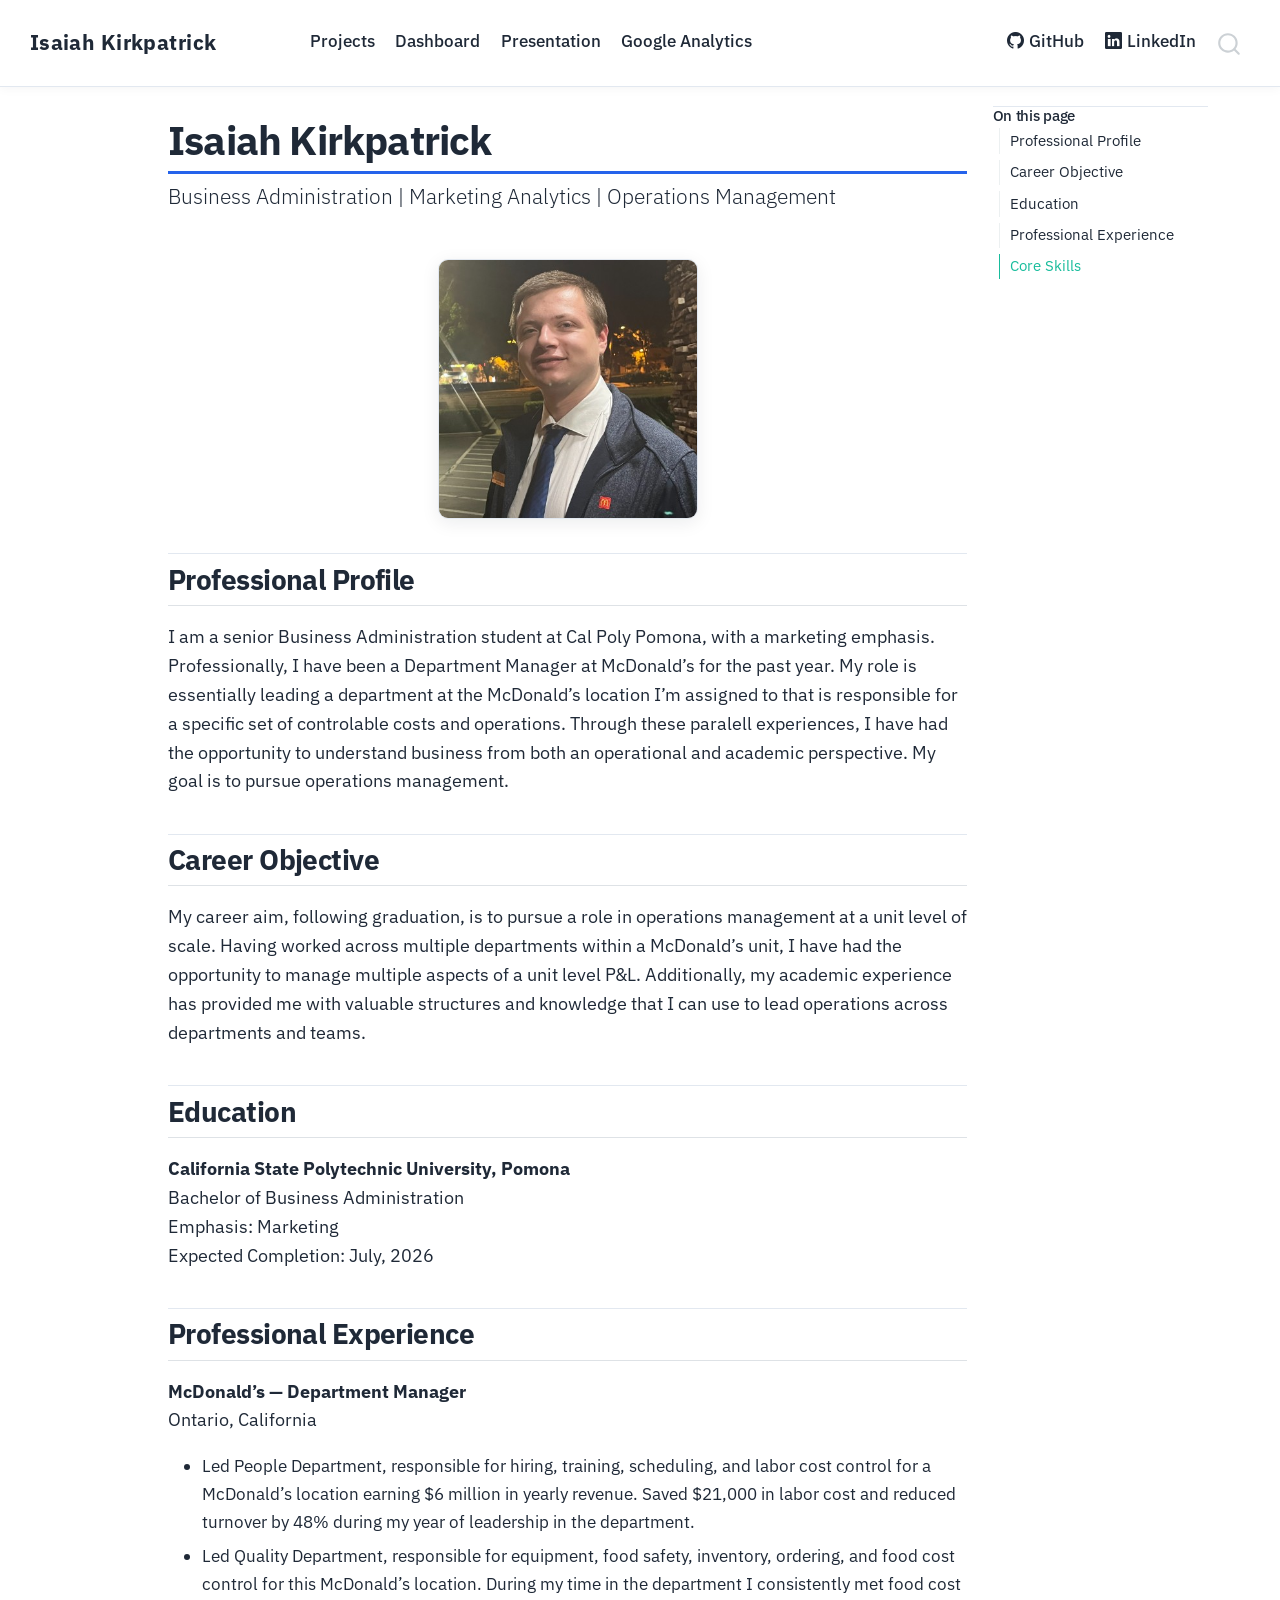
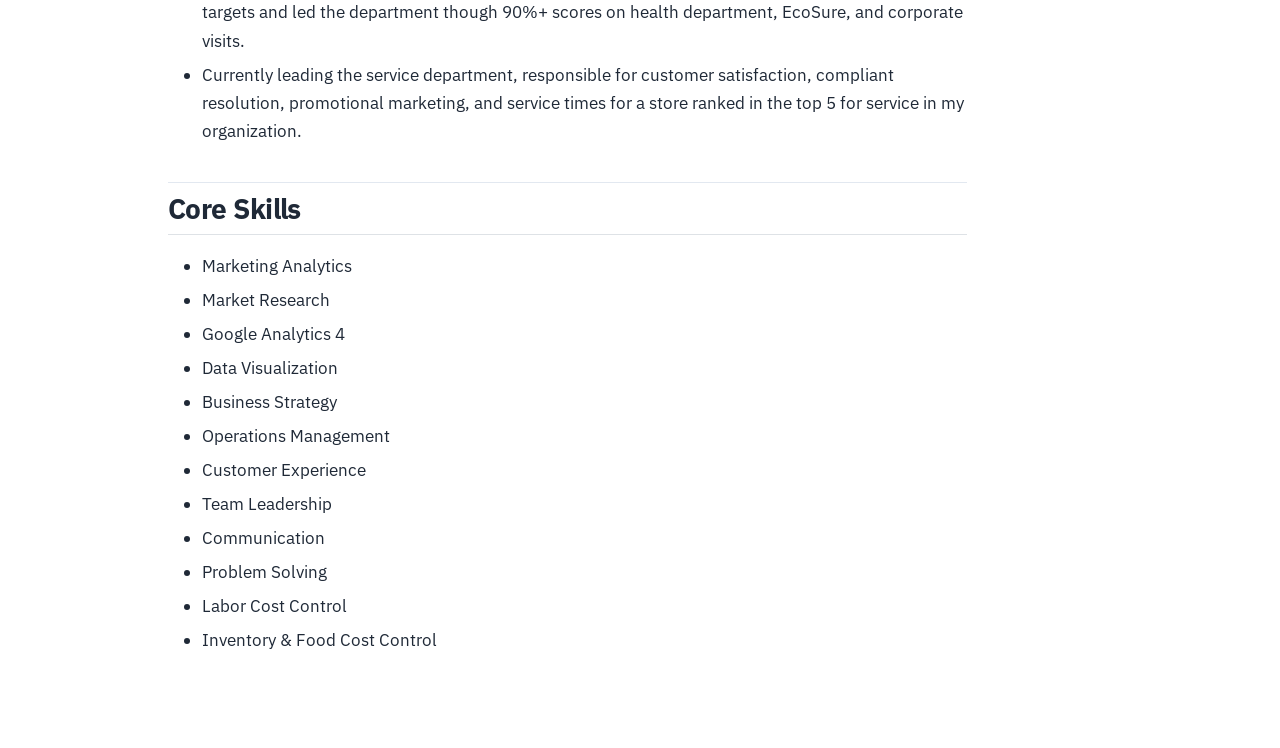
<file: docs/index.html>
<!DOCTYPE html>
<html xmlns="http://www.w3.org/1999/xhtml" lang="en" xml:lang="en"><head>

<meta charset="utf-8">
<meta name="generator" content="quarto-1.9.38">

<meta name="viewport" content="width=device-width, initial-scale=1.0, user-scalable=yes">


<title>Isaiah Kirkpatrick</title>
<style>
/* Default styles provided by pandoc.
** See https://pandoc.org/MANUAL.html#variables-for-html for config info.
*/
code{white-space: pre-wrap;}
span.smallcaps{font-variant: small-caps;}
div.columns{display: flex; gap: min(4vw, 1.5em);}
div.column{flex: auto; overflow-x: auto;}
div.hanging-indent{margin-left: 1.5em; text-indent: -1.5em;}
ul.task-list{list-style: none;}
ul.task-list li input[type="checkbox"] {
  width: 0.8em;
  margin: 0 0.8em 0.2em -1em; /* quarto-specific, see https://github.com/quarto-dev/quarto-cli/issues/4556 */ 
  vertical-align: middle;
}
</style>


<script src="site_libs/quarto-nav/quarto-nav.js"></script>
<script src="site_libs/quarto-nav/headroom.min.js"></script>
<script src="site_libs/clipboard/clipboard.min.js"></script>
<script src="site_libs/quarto-search/autocomplete.umd.js"></script>
<script src="site_libs/quarto-search/fuse.min.js"></script>
<script src="site_libs/quarto-search/quarto-search.js"></script>
<meta name="quarto:offset" content="./">
<script src="site_libs/quarto-html/quarto.js" type="module"></script>
<script src="site_libs/quarto-html/tabsets/tabsets.js" type="module"></script>
<script src="site_libs/quarto-html/popper.min.js"></script>
<script src="site_libs/quarto-html/tippy.umd.min.js"></script>
<script src="site_libs/quarto-html/anchor.min.js"></script>
<link href="site_libs/quarto-html/tippy.css" rel="stylesheet">
<link href="site_libs/quarto-html/quarto-syntax-highlighting-15634bcf2e68342d4ad2dfa704d543f6.css" rel="stylesheet" id="quarto-text-highlighting-styles">
<script src="site_libs/bootstrap/bootstrap.min.js"></script>
<link href="site_libs/bootstrap/bootstrap-icons.css" rel="stylesheet">
<link href="site_libs/bootstrap/bootstrap-6b423f165eeea3787de40cb4f8e821c3.min.css" rel="stylesheet" append-hash="true" id="quarto-bootstrap" data-mode="light">
<script id="quarto-search-options" type="application/json">{
  "location": "navbar",
  "copy-button": false,
  "collapse-after": 3,
  "panel-placement": "end",
  "type": "overlay",
  "limit": 50,
  "keyboard-shortcut": [
    "f",
    "/",
    "s"
  ],
  "show-item-context": false,
  "language": {
    "search-no-results-text": "No results",
    "search-matching-documents-text": "matching documents",
    "search-copy-link-title": "Copy link to search",
    "search-hide-matches-text": "Hide additional matches",
    "search-more-match-text": "more match in this document",
    "search-more-matches-text": "more matches in this document",
    "search-clear-button-title": "Clear",
    "search-text-placeholder": "",
    "search-detached-cancel-button-title": "Cancel",
    "search-submit-button-title": "Submit",
    "search-label": "Search"
  }
}</script>


<link rel="stylesheet" href="styles.css">
</head>

<body class="nav-fixed quarto-light">

<div id="quarto-search-results"></div>
  <header id="quarto-header" class="headroom fixed-top">
    <nav class="navbar navbar-expand-lg " data-bs-theme="dark">
      <div class="navbar-container container-fluid">
      <div class="navbar-brand-container mx-auto">
    <a class="navbar-brand" href="./index.html">
    <span class="navbar-title">Isaiah Kirkpatrick</span>
    </a>
  </div>
            <div id="quarto-search" class="" title="Search"></div>
          <button class="navbar-toggler" type="button" data-bs-toggle="collapse" data-bs-target="#navbarCollapse" aria-controls="navbarCollapse" role="menu" aria-expanded="false" aria-label="Toggle navigation" onclick="if (window.quartoToggleHeadroom) { window.quartoToggleHeadroom(); }">
  <span class="navbar-toggler-icon"></span>
</button>
          <div class="collapse navbar-collapse" id="navbarCollapse">
            <ul class="navbar-nav navbar-nav-scroll me-auto">
  <li class="nav-item">
    <a class="nav-link active" href="./index.html" aria-current="page"> 
<span class="menu-text">Home</span></a>
  </li>  
  <li class="nav-item">
    <a class="nav-link" href="./projects.html"> 
<span class="menu-text">Projects</span></a>
  </li>  
  <li class="nav-item">
    <a class="nav-link" href="./dashboard.html"> 
<span class="menu-text">Dashboard</span></a>
  </li>  
  <li class="nav-item">
    <a class="nav-link" href="./presentation.html"> 
<span class="menu-text">Presentation</span></a>
  </li>  
  <li class="nav-item">
    <a class="nav-link" href="./google-analytics.html"> 
<span class="menu-text">Google Analytics</span></a>
  </li>  
</ul>
            <ul class="navbar-nav navbar-nav-scroll ms-auto">
  <li class="nav-item">
    <a class="nav-link" href="https://github.com/thejustiniank-eng"> <i class="bi bi-github" role="img">
</i> 
<span class="menu-text">GitHub</span></a>
  </li>  
  <li class="nav-item">
    <a class="nav-link" href="https://www.linkedin.com/in/isaiah-kirkpatrick-0a180524b/"> <i class="bi bi-linkedin" role="img">
</i> 
<span class="menu-text">LinkedIn</span></a>
  </li>  
</ul>
          </div> <!-- /navcollapse -->
            <div class="quarto-navbar-tools">
</div>
      </div> <!-- /container-fluid -->
    </nav>
</header>
<!-- content -->
<div id="quarto-content" class="quarto-container page-columns page-rows-contents page-layout-article page-navbar">
<!-- sidebar -->
<!-- margin-sidebar -->
    <div id="quarto-margin-sidebar" class="sidebar margin-sidebar">
        <nav id="TOC" role="doc-toc" class="toc-active">
    <h2 id="toc-title">On this page</h2>
   
  <ul>
  <li><a href="#professional-profile" id="toc-professional-profile" class="nav-link active" data-scroll-target="#professional-profile">Professional Profile</a></li>
  <li><a href="#career-objective" id="toc-career-objective" class="nav-link" data-scroll-target="#career-objective">Career Objective</a></li>
  <li><a href="#education" id="toc-education" class="nav-link" data-scroll-target="#education">Education</a></li>
  <li><a href="#professional-experience" id="toc-professional-experience" class="nav-link" data-scroll-target="#professional-experience">Professional Experience</a></li>
  <li><a href="#core-skills" id="toc-core-skills" class="nav-link" data-scroll-target="#core-skills">Core Skills</a></li>
  </ul>
</nav>
    </div>
<!-- main -->
<main class="content" id="quarto-document-content">

<header id="title-block-header" class="quarto-title-block default">
<div class="quarto-title">
<h1 class="title">Isaiah Kirkpatrick</h1>
<p class="subtitle lead">Business Administration | Marketing Analytics | Operations Management</p>
</div>



<div class="quarto-title-meta">

    
  
    
  </div>
  


</header>


<div class="quarto-figure quarto-figure-center">
<figure class="figure">
<p><img src="images/profile-photo.png" class="img-fluid quarto-figure quarto-figure-center figure-img" width="260"></p>
</figure>
</div>
<section id="professional-profile" class="level2">
<h2 class="anchored" data-anchor-id="professional-profile">Professional Profile</h2>
<p>I am a senior Business Administration student at Cal Poly Pomona, with a marketing emphasis. Professionally, I have been a Department Manager at McDonald’s for the past year. My role is essentially leading a department at the McDonald’s location I’m assigned to that is responsible for a specific set of controlable costs and operations. Through these paralell experiences, I have had the opportunity to understand business from both an operational and academic perspective. My goal is to pursue operations management.</p>
</section>
<section id="career-objective" class="level2">
<h2 class="anchored" data-anchor-id="career-objective">Career Objective</h2>
<p>My career aim, following graduation, is to pursue a role in operations management at a unit level of scale. Having worked across multiple departments within a McDonald’s unit, I have had the opportunity to manage multiple aspects of a unit level P&amp;L. Additionally, my academic experience has provided me with valuable structures and knowledge that I can use to lead operations across departments and teams.</p>
</section>
<section id="education" class="level2">
<h2 class="anchored" data-anchor-id="education">Education</h2>
<p><strong>California State Polytechnic University, Pomona</strong><br>
Bachelor of Business Administration<br>
Emphasis: Marketing<br>
Expected Completion: July, 2026</p>
</section>
<section id="professional-experience" class="level2">
<h2 class="anchored" data-anchor-id="professional-experience">Professional Experience</h2>
<p><strong>McDonald’s — Department Manager</strong><br>
Ontario, California</p>
<ul>
<li>Led People Department, responsible for hiring, training, scheduling, and labor cost control for a McDonald’s location earning $6 million in yearly revenue. Saved $21,000 in labor cost and reduced turnover by 48% during my year of leadership in the department.</li>
<li>Led Quality Department, responsible for equipment, food safety, inventory, ordering, and food cost control for this McDonald’s location. During my time in the department I consistently met food cost targets and led the department though 90%+ scores on health department, EcoSure, and corporate visits.</li>
<li>Currently leading the service department, responsible for customer satisfaction, compliant resolution, promotional marketing, and service times for a store ranked in the top 5 for service in my organization.</li>
</ul>
</section>
<section id="core-skills" class="level2">
<h2 class="anchored" data-anchor-id="core-skills">Core Skills</h2>
<ul>
<li>Marketing Analytics</li>
<li>Market Research</li>
<li>Google Analytics 4</li>
<li>Data Visualization</li>
<li>Business Strategy</li>
<li>Operations Management</li>
<li>Customer Experience</li>
<li>Team Leadership</li>
<li>Communication</li>
<li>Problem Solving</li>
<li>Labor Cost Control</li>
<li>Inventory &amp; Food Cost Control</li>
</ul>


</section>

</main> <!-- /main -->
<script id="quarto-html-after-body" type="application/javascript">
  window.document.addEventListener("DOMContentLoaded", function (event) {
    const icon = "";
    const anchorJS = new window.AnchorJS();
    anchorJS.options = {
      placement: 'right',
      icon: icon
    };
    anchorJS.add('.anchored');
    const isCodeAnnotation = (el) => {
      for (const clz of el.classList) {
        if (clz.startsWith('code-annotation-')) {                     
          return true;
        }
      }
      return false;
    }
    const onCopySuccess = function(e) {
      // button target
      const button = e.trigger;
      // don't keep focus
      button.blur();
      // flash "checked"
      button.classList.add('code-copy-button-checked');
      var currentTitle = button.getAttribute("title");
      button.setAttribute("title", "Copied!");
      let tooltip;
      if (window.bootstrap) {
        button.setAttribute("data-bs-toggle", "tooltip");
        button.setAttribute("data-bs-placement", "left");
        button.setAttribute("data-bs-title", "Copied!");
        tooltip = new bootstrap.Tooltip(button, 
          { trigger: "manual", 
            customClass: "code-copy-button-tooltip",
            offset: [0, -8]});
        tooltip.show();    
      }
      setTimeout(function() {
        if (tooltip) {
          tooltip.hide();
          button.removeAttribute("data-bs-title");
          button.removeAttribute("data-bs-toggle");
          button.removeAttribute("data-bs-placement");
        }
        button.setAttribute("title", currentTitle);
        button.classList.remove('code-copy-button-checked');
      }, 1000);
      // clear code selection
      e.clearSelection();
    }
    const getTextToCopy = function(trigger) {
      const outerScaffold = trigger.parentElement.cloneNode(true);
      const codeEl = outerScaffold.querySelector('code');
      for (const childEl of codeEl.children) {
        if (isCodeAnnotation(childEl)) {
          childEl.remove();
        }
      }
      return codeEl.innerText;
    }
    const clipboard = new window.ClipboardJS('.code-copy-button:not([data-in-quarto-modal])', {
      text: getTextToCopy
    });
    clipboard.on('success', onCopySuccess);
    if (window.document.getElementById('quarto-embedded-source-code-modal')) {
      const clipboardModal = new window.ClipboardJS('.code-copy-button[data-in-quarto-modal]', {
        text: getTextToCopy,
        container: window.document.getElementById('quarto-embedded-source-code-modal')
      });
      clipboardModal.on('success', onCopySuccess);
    }
      var localhostRegex = new RegExp(/^(?:http|https):\/\/localhost\:?[0-9]*\//);
      var mailtoRegex = new RegExp(/^mailto:/);
        var filterRegex = new RegExp('/' + window.location.host + '/');
      var isInternal = (href) => {
          return filterRegex.test(href) || localhostRegex.test(href) || mailtoRegex.test(href);
      }
      // Inspect non-navigation links and adorn them if external
     var links = window.document.querySelectorAll('a[href]:not(.nav-link):not(.navbar-brand):not(.toc-action):not(.sidebar-link):not(.sidebar-item-toggle):not(.pagination-link):not(.no-external):not([aria-hidden]):not(.dropdown-item):not(.quarto-navigation-tool):not(.about-link)');
      for (var i=0; i<links.length; i++) {
        const link = links[i];
        if (!isInternal(link.href)) {
          // undo the damage that might have been done by quarto-nav.js in the case of
          // links that we want to consider external
          if (link.dataset.originalHref !== undefined) {
            link.href = link.dataset.originalHref;
          }
        }
      }
    function tippyHover(el, contentFn, onTriggerFn, onUntriggerFn) {
      const config = {
        allowHTML: true,
        maxWidth: 500,
        delay: 100,
        arrow: false,
        appendTo: function(el) {
            return el.parentElement;
        },
        interactive: true,
        interactiveBorder: 10,
        theme: 'quarto',
        placement: 'bottom-start',
      };
      if (contentFn) {
        config.content = contentFn;
      }
      if (onTriggerFn) {
        config.onTrigger = onTriggerFn;
      }
      if (onUntriggerFn) {
        config.onUntrigger = onUntriggerFn;
      }
      window.tippy(el, config); 
    }
    const noterefs = window.document.querySelectorAll('a[role="doc-noteref"]');
    for (var i=0; i<noterefs.length; i++) {
      const ref = noterefs[i];
      tippyHover(ref, function() {
        // use id or data attribute instead here
        let href = ref.getAttribute('data-footnote-href') || ref.getAttribute('href');
        try { href = new URL(href).hash; } catch {}
        const id = href.replace(/^#\/?/, "");
        const note = window.document.getElementById(id);
        if (note) {
          return note.innerHTML;
        } else {
          return "";
        }
      });
    }
    const xrefs = window.document.querySelectorAll('a.quarto-xref');
    const processXRef = (id, note) => {
      // Strip column container classes
      const stripColumnClz = (el) => {
        el.classList.remove("page-full", "page-columns");
        if (el.children) {
          for (const child of el.children) {
            stripColumnClz(child);
          }
        }
      }
      stripColumnClz(note)
      if (id === null || id.startsWith('sec-')) {
        // Special case sections, only their first couple elements
        const container = document.createElement("div");
        if (note.children && note.children.length > 2) {
          container.appendChild(note.children[0].cloneNode(true));
          for (let i = 1; i < note.children.length; i++) {
            const child = note.children[i];
            if (child.tagName === "P" && child.innerText === "") {
              continue;
            } else {
              container.appendChild(child.cloneNode(true));
              break;
            }
          }
          if (window.Quarto?.typesetMath) {
            window.Quarto.typesetMath(container);
          }
          return container.innerHTML
        } else {
          if (window.Quarto?.typesetMath) {
            window.Quarto.typesetMath(note);
          }
          return note.innerHTML;
        }
      } else {
        // Remove any anchor links if they are present
        const anchorLink = note.querySelector('a.anchorjs-link');
        if (anchorLink) {
          anchorLink.remove();
        }
        if (window.Quarto?.typesetMath) {
          window.Quarto.typesetMath(note);
        }
        if (note.classList.contains("callout")) {
          return note.outerHTML;
        } else {
          return note.innerHTML;
        }
      }
    }
    for (var i=0; i<xrefs.length; i++) {
      const xref = xrefs[i];
      tippyHover(xref, undefined, function(instance) {
        instance.disable();
        let url = xref.getAttribute('href');
        let hash = undefined; 
        if (url.startsWith('#')) {
          hash = url;
        } else {
          try { hash = new URL(url).hash; } catch {}
        }
        if (hash) {
          const id = hash.replace(/^#\/?/, "");
          const note = window.document.getElementById(id);
          if (note !== null) {
            try {
              const html = processXRef(id, note.cloneNode(true));
              instance.setContent(html);
            } finally {
              instance.enable();
              instance.show();
            }
          } else {
            // See if we can fetch this
            fetch(url.split('#')[0])
            .then(res => res.text())
            .then(html => {
              const parser = new DOMParser();
              const htmlDoc = parser.parseFromString(html, "text/html");
              const note = htmlDoc.getElementById(id);
              if (note !== null) {
                const html = processXRef(id, note);
                instance.setContent(html);
              } 
            }).finally(() => {
              instance.enable();
              instance.show();
            });
          }
        } else {
          // See if we can fetch a full url (with no hash to target)
          // This is a special case and we should probably do some content thinning / targeting
          fetch(url)
          .then(res => res.text())
          .then(html => {
            const parser = new DOMParser();
            const htmlDoc = parser.parseFromString(html, "text/html");
            const note = htmlDoc.querySelector('main.content');
            if (note !== null) {
              // This should only happen for chapter cross references
              // (since there is no id in the URL)
              // remove the first header
              if (note.children.length > 0 && note.children[0].tagName === "HEADER") {
                note.children[0].remove();
              }
              const html = processXRef(null, note);
              instance.setContent(html);
            } 
          }).finally(() => {
            instance.enable();
            instance.show();
          });
        }
      }, function(instance) {
      });
    }
        let selectedAnnoteEl;
        const selectorForAnnotation = ( cell, annotation) => {
          let cellAttr = 'data-code-cell="' + cell + '"';
          let lineAttr = 'data-code-annotation="' +  annotation + '"';
          const selector = 'span[' + cellAttr + '][' + lineAttr + ']';
          return selector;
        }
        const selectCodeLines = (annoteEl) => {
          const doc = window.document;
          const targetCell = annoteEl.getAttribute("data-target-cell");
          const targetAnnotation = annoteEl.getAttribute("data-target-annotation");
          const annoteSpan = window.document.querySelector(selectorForAnnotation(targetCell, targetAnnotation));
          const lines = annoteSpan.getAttribute("data-code-lines").split(",");
          const lineIds = lines.map((line) => {
            return targetCell + "-" + line;
          })
          let top = null;
          let height = null;
          let parent = null;
          if (lineIds.length > 0) {
              //compute the position of the single el (top and bottom and make a div)
              const el = window.document.getElementById(lineIds[0]);
              top = el.offsetTop;
              height = el.offsetHeight;
              parent = el.parentElement.parentElement;
            if (lineIds.length > 1) {
              const lastEl = window.document.getElementById(lineIds[lineIds.length - 1]);
              const bottom = lastEl.offsetTop + lastEl.offsetHeight;
              height = bottom - top;
            }
            if (top !== null && height !== null && parent !== null) {
              // cook up a div (if necessary) and position it 
              let div = window.document.getElementById("code-annotation-line-highlight");
              if (div === null) {
                div = window.document.createElement("div");
                div.setAttribute("id", "code-annotation-line-highlight");
                div.style.position = 'absolute';
                parent.appendChild(div);
              }
              div.style.top = top - 2 + "px";
              div.style.height = height + 4 + "px";
              div.style.left = 0;
              let gutterDiv = window.document.getElementById("code-annotation-line-highlight-gutter");
              if (gutterDiv === null) {
                gutterDiv = window.document.createElement("div");
                gutterDiv.setAttribute("id", "code-annotation-line-highlight-gutter");
                gutterDiv.style.position = 'absolute';
                const codeCell = window.document.getElementById(targetCell);
                const gutter = codeCell.querySelector('.code-annotation-gutter');
                gutter.appendChild(gutterDiv);
              }
              gutterDiv.style.top = top - 2 + "px";
              gutterDiv.style.height = height + 4 + "px";
            }
            selectedAnnoteEl = annoteEl;
          }
        };
        const unselectCodeLines = () => {
          const elementsIds = ["code-annotation-line-highlight", "code-annotation-line-highlight-gutter"];
          elementsIds.forEach((elId) => {
            const div = window.document.getElementById(elId);
            if (div) {
              div.remove();
            }
          });
          selectedAnnoteEl = undefined;
        };
          // Handle positioning of the toggle
      window.addEventListener(
        "resize",
        throttle(() => {
          elRect = undefined;
          if (selectedAnnoteEl) {
            selectCodeLines(selectedAnnoteEl);
          }
        }, 10)
      );
      function throttle(fn, ms) {
      let throttle = false;
      let timer;
        return (...args) => {
          if(!throttle) { // first call gets through
              fn.apply(this, args);
              throttle = true;
          } else { // all the others get throttled
              if(timer) clearTimeout(timer); // cancel #2
              timer = setTimeout(() => {
                fn.apply(this, args);
                timer = throttle = false;
              }, ms);
          }
        };
      }
        // Attach click handler to the DT
        const annoteDls = window.document.querySelectorAll('dt[data-target-cell]');
        for (const annoteDlNode of annoteDls) {
          annoteDlNode.addEventListener('click', (event) => {
            const clickedEl = event.target;
            if (clickedEl !== selectedAnnoteEl) {
              unselectCodeLines();
              const activeEl = window.document.querySelector('dt[data-target-cell].code-annotation-active');
              if (activeEl) {
                activeEl.classList.remove('code-annotation-active');
              }
              selectCodeLines(clickedEl);
              clickedEl.classList.add('code-annotation-active');
            } else {
              // Unselect the line
              unselectCodeLines();
              clickedEl.classList.remove('code-annotation-active');
            }
          });
        }
    const findCites = (el) => {
      const parentEl = el.parentElement;
      if (parentEl) {
        const cites = parentEl.dataset.cites;
        if (cites) {
          return {
            el,
            cites: cites.split(' ')
          };
        } else {
          return findCites(el.parentElement)
        }
      } else {
        return undefined;
      }
    };
    var bibliorefs = window.document.querySelectorAll('a[role="doc-biblioref"]');
    for (var i=0; i<bibliorefs.length; i++) {
      const ref = bibliorefs[i];
      const citeInfo = findCites(ref);
      if (citeInfo) {
        tippyHover(citeInfo.el, function() {
          var popup = window.document.createElement('div');
          citeInfo.cites.forEach(function(cite) {
            var citeDiv = window.document.createElement('div');
            citeDiv.classList.add('hanging-indent');
            citeDiv.classList.add('csl-entry');
            var biblioDiv = window.document.getElementById('ref-' + cite);
            if (biblioDiv) {
              citeDiv.innerHTML = biblioDiv.innerHTML;
            }
            popup.appendChild(citeDiv);
          });
          return popup.innerHTML;
        });
      }
    }
  });
  </script>
</div> <!-- /content -->




</body></html>
</file>
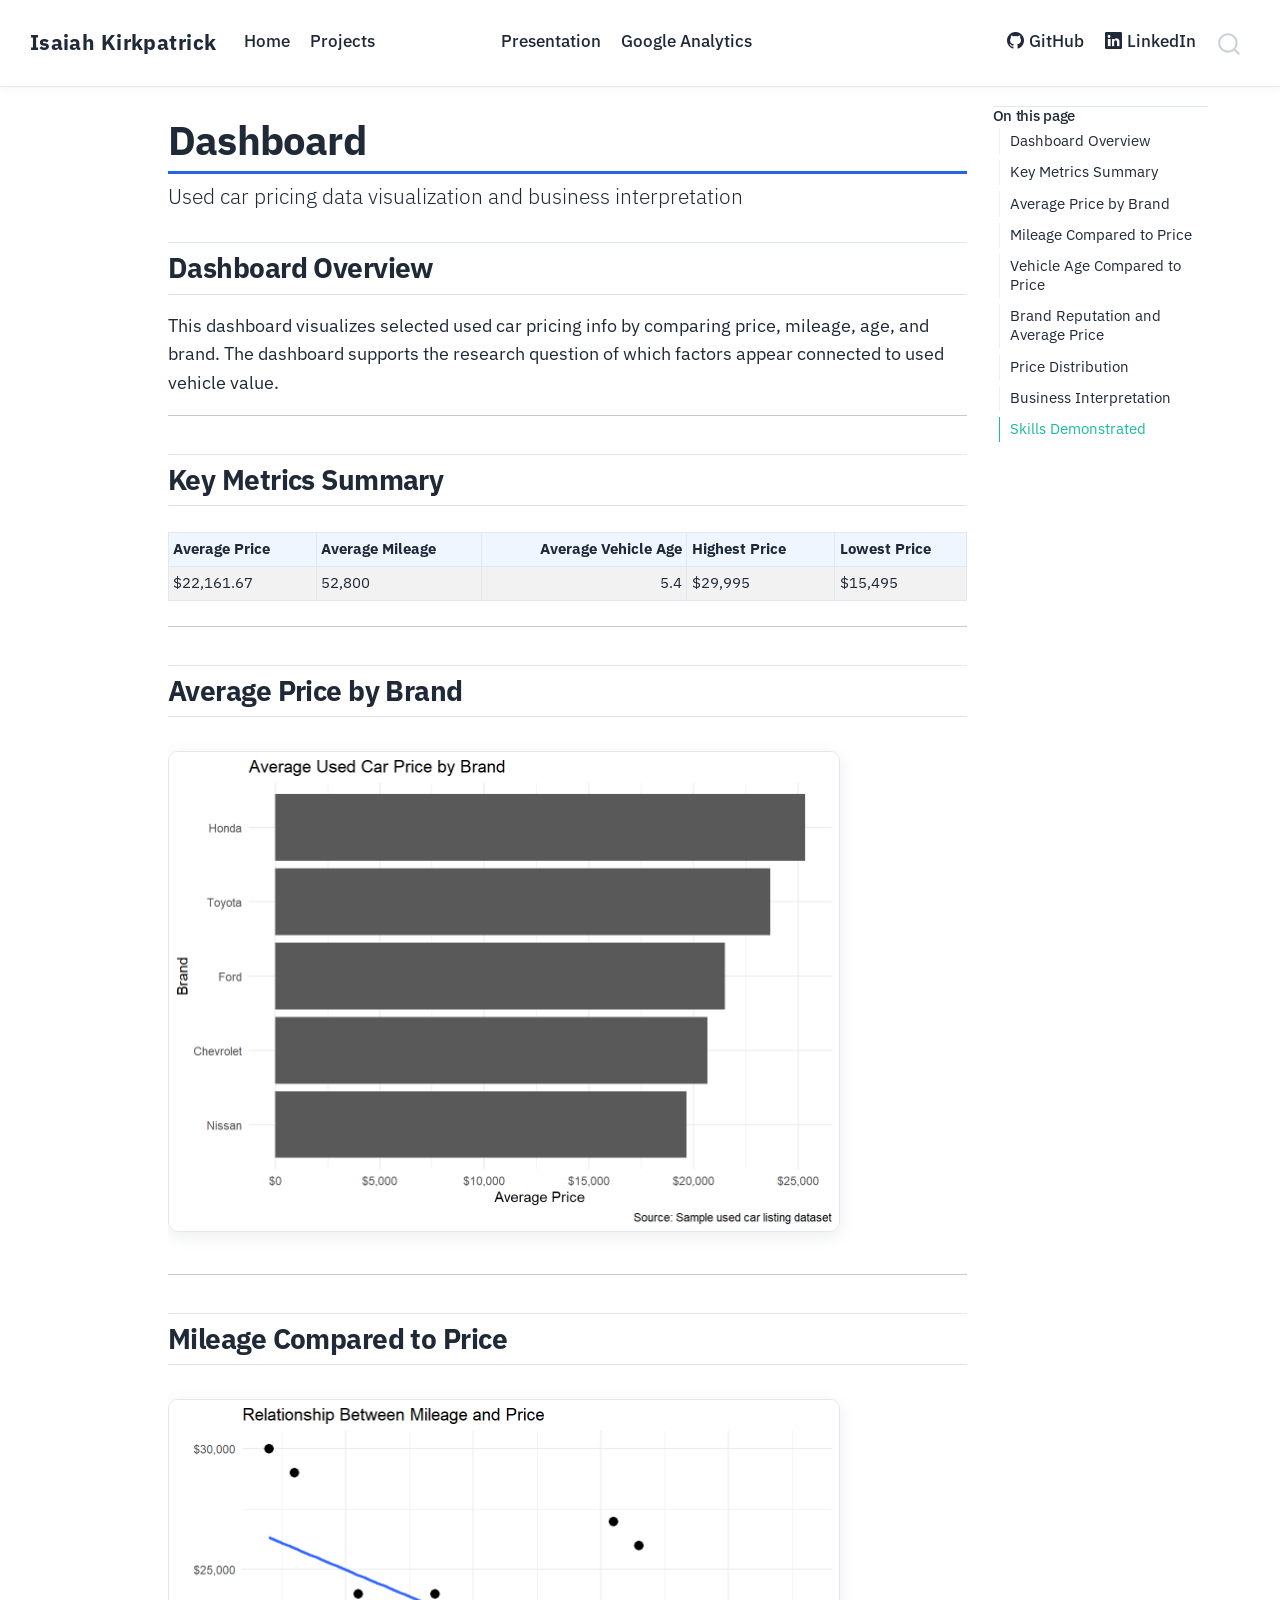
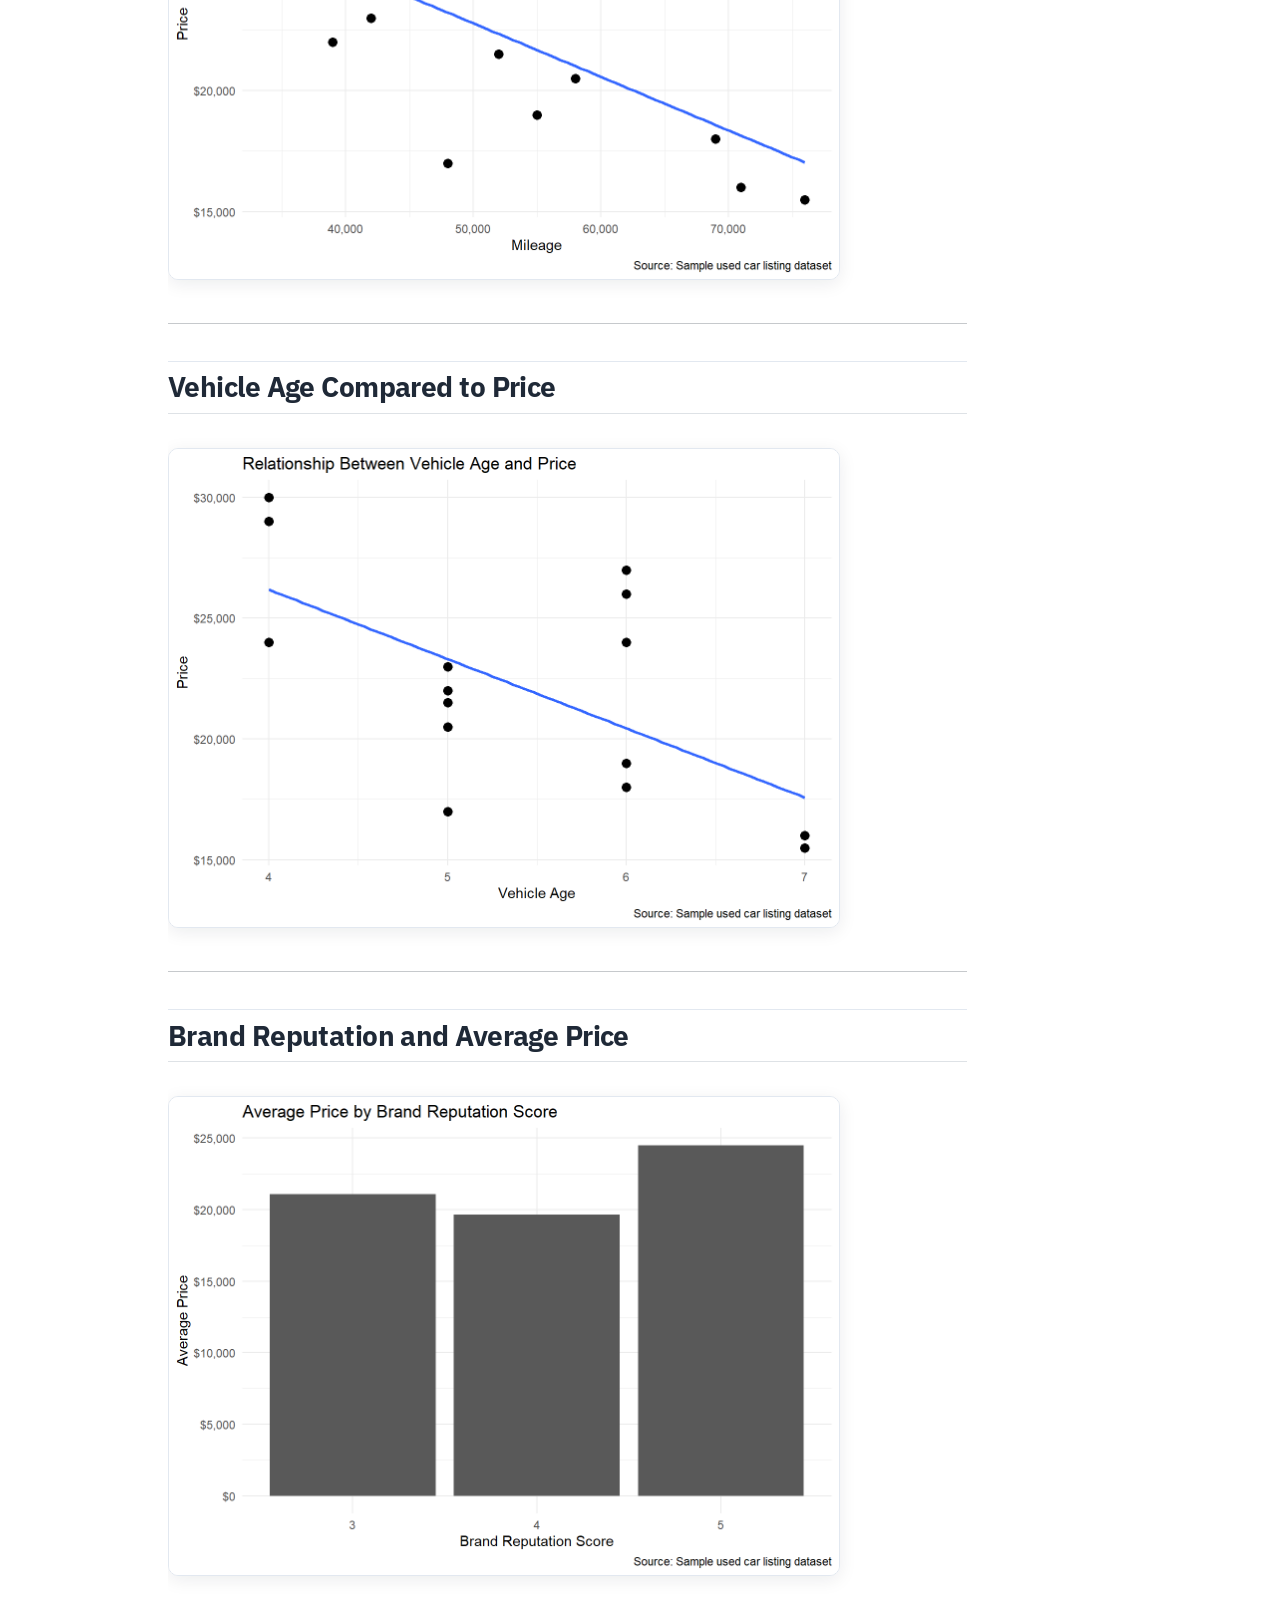
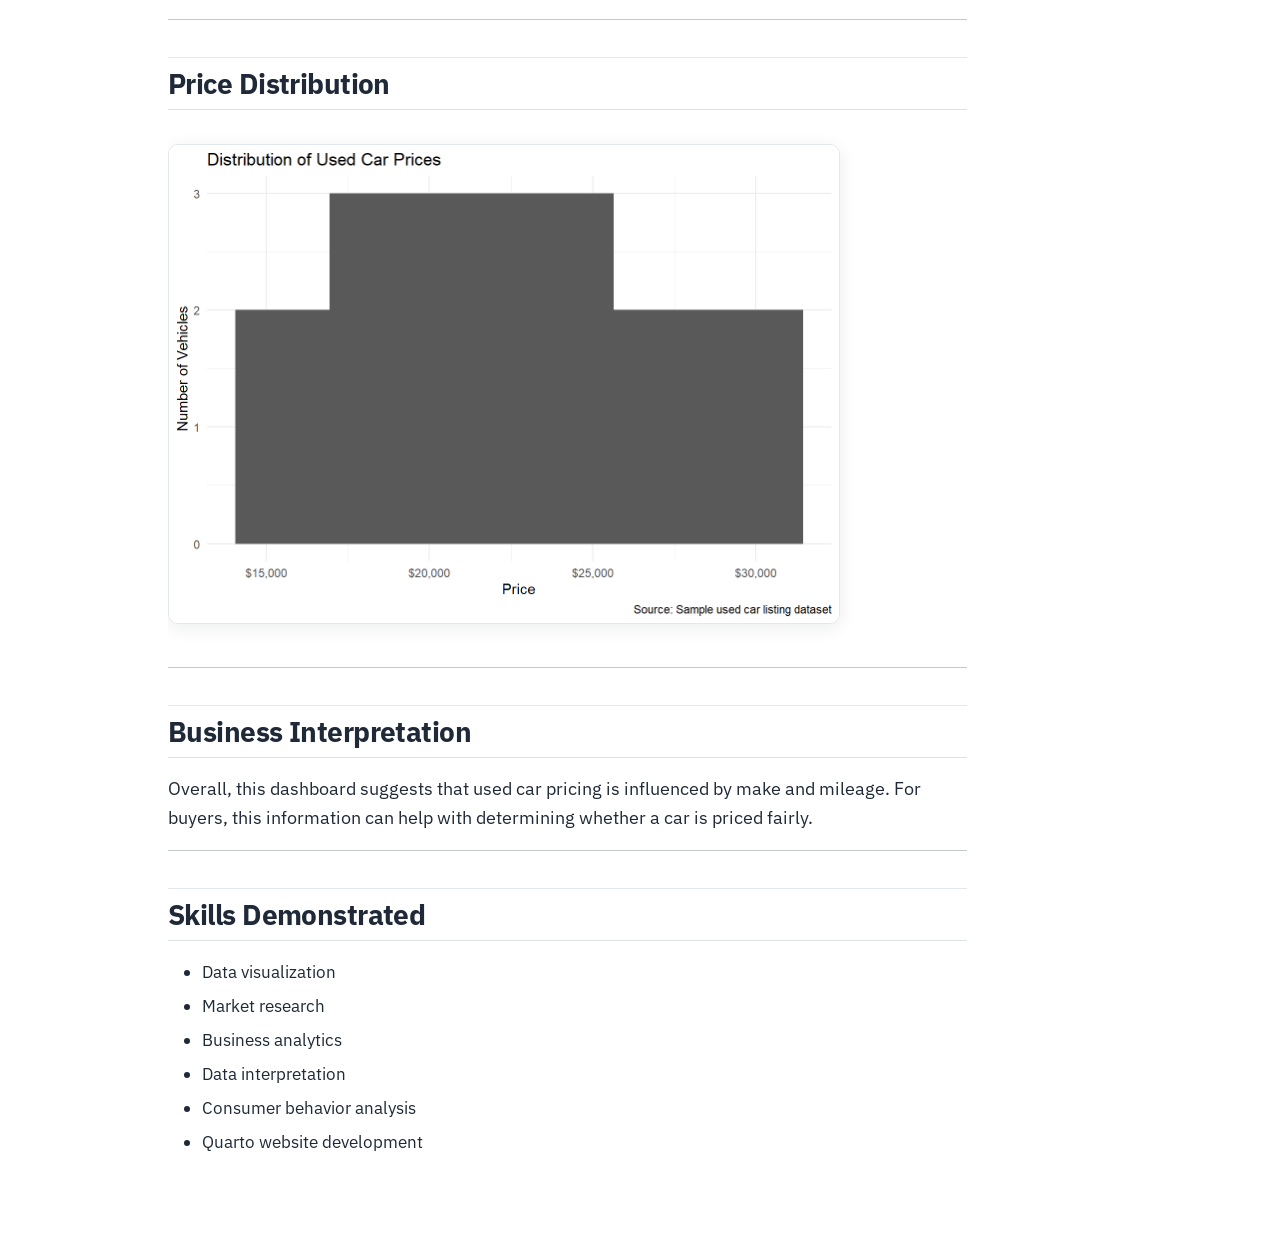
<file: docs/dashboard.html>
<!DOCTYPE html>
<html xmlns="http://www.w3.org/1999/xhtml" lang="en" xml:lang="en"><head>

<meta charset="utf-8">
<meta name="generator" content="quarto-1.9.38">

<meta name="viewport" content="width=device-width, initial-scale=1.0, user-scalable=yes">


<title>Dashboard – Isaiah Kirkpatrick</title>
<style>
/* Default styles provided by pandoc.
** See https://pandoc.org/MANUAL.html#variables-for-html for config info.
*/
code{white-space: pre-wrap;}
span.smallcaps{font-variant: small-caps;}
div.columns{display: flex; gap: min(4vw, 1.5em);}
div.column{flex: auto; overflow-x: auto;}
div.hanging-indent{margin-left: 1.5em; text-indent: -1.5em;}
ul.task-list{list-style: none;}
ul.task-list li input[type="checkbox"] {
  width: 0.8em;
  margin: 0 0.8em 0.2em -1em; /* quarto-specific, see https://github.com/quarto-dev/quarto-cli/issues/4556 */ 
  vertical-align: middle;
}
</style>


<script src="site_libs/quarto-nav/quarto-nav.js"></script>
<script src="site_libs/quarto-nav/headroom.min.js"></script>
<script src="site_libs/clipboard/clipboard.min.js"></script>
<script src="site_libs/quarto-search/autocomplete.umd.js"></script>
<script src="site_libs/quarto-search/fuse.min.js"></script>
<script src="site_libs/quarto-search/quarto-search.js"></script>
<meta name="quarto:offset" content="./">
<script src="site_libs/quarto-html/quarto.js" type="module"></script>
<script src="site_libs/quarto-html/tabsets/tabsets.js" type="module"></script>
<script src="site_libs/quarto-html/popper.min.js"></script>
<script src="site_libs/quarto-html/tippy.umd.min.js"></script>
<script src="site_libs/quarto-html/anchor.min.js"></script>
<link href="site_libs/quarto-html/tippy.css" rel="stylesheet">
<link href="site_libs/quarto-html/quarto-syntax-highlighting-15634bcf2e68342d4ad2dfa704d543f6.css" rel="stylesheet" id="quarto-text-highlighting-styles">
<script src="site_libs/bootstrap/bootstrap.min.js"></script>
<link href="site_libs/bootstrap/bootstrap-icons.css" rel="stylesheet">
<link href="site_libs/bootstrap/bootstrap-6b423f165eeea3787de40cb4f8e821c3.min.css" rel="stylesheet" append-hash="true" id="quarto-bootstrap" data-mode="light">
<script id="quarto-search-options" type="application/json">{
  "location": "navbar",
  "copy-button": false,
  "collapse-after": 3,
  "panel-placement": "end",
  "type": "overlay",
  "limit": 50,
  "keyboard-shortcut": [
    "f",
    "/",
    "s"
  ],
  "show-item-context": false,
  "language": {
    "search-no-results-text": "No results",
    "search-matching-documents-text": "matching documents",
    "search-copy-link-title": "Copy link to search",
    "search-hide-matches-text": "Hide additional matches",
    "search-more-match-text": "more match in this document",
    "search-more-matches-text": "more matches in this document",
    "search-clear-button-title": "Clear",
    "search-text-placeholder": "",
    "search-detached-cancel-button-title": "Cancel",
    "search-submit-button-title": "Submit",
    "search-label": "Search"
  }
}</script>


<link rel="stylesheet" href="styles.css">
</head>

<body class="nav-fixed quarto-light">

<div id="quarto-search-results"></div>
  <header id="quarto-header" class="headroom fixed-top">
    <nav class="navbar navbar-expand-lg " data-bs-theme="dark">
      <div class="navbar-container container-fluid">
      <div class="navbar-brand-container mx-auto">
    <a class="navbar-brand" href="./index.html">
    <span class="navbar-title">Isaiah Kirkpatrick</span>
    </a>
  </div>
            <div id="quarto-search" class="" title="Search"></div>
          <button class="navbar-toggler" type="button" data-bs-toggle="collapse" data-bs-target="#navbarCollapse" aria-controls="navbarCollapse" role="menu" aria-expanded="false" aria-label="Toggle navigation" onclick="if (window.quartoToggleHeadroom) { window.quartoToggleHeadroom(); }">
  <span class="navbar-toggler-icon"></span>
</button>
          <div class="collapse navbar-collapse" id="navbarCollapse">
            <ul class="navbar-nav navbar-nav-scroll me-auto">
  <li class="nav-item">
    <a class="nav-link" href="./index.html"> 
<span class="menu-text">Home</span></a>
  </li>  
  <li class="nav-item">
    <a class="nav-link" href="./projects.html"> 
<span class="menu-text">Projects</span></a>
  </li>  
  <li class="nav-item">
    <a class="nav-link active" href="./dashboard.html" aria-current="page"> 
<span class="menu-text">Dashboard</span></a>
  </li>  
  <li class="nav-item">
    <a class="nav-link" href="./presentation.html"> 
<span class="menu-text">Presentation</span></a>
  </li>  
  <li class="nav-item">
    <a class="nav-link" href="./google-analytics.html"> 
<span class="menu-text">Google Analytics</span></a>
  </li>  
</ul>
            <ul class="navbar-nav navbar-nav-scroll ms-auto">
  <li class="nav-item">
    <a class="nav-link" href="https://github.com/thejustiniank-eng"> <i class="bi bi-github" role="img">
</i> 
<span class="menu-text">GitHub</span></a>
  </li>  
  <li class="nav-item">
    <a class="nav-link" href="https://www.linkedin.com/in/isaiah-kirkpatrick-0a180524b/"> <i class="bi bi-linkedin" role="img">
</i> 
<span class="menu-text">LinkedIn</span></a>
  </li>  
</ul>
          </div> <!-- /navcollapse -->
            <div class="quarto-navbar-tools">
</div>
      </div> <!-- /container-fluid -->
    </nav>
</header>
<!-- content -->
<div id="quarto-content" class="quarto-container page-columns page-rows-contents page-layout-article page-navbar">
<!-- sidebar -->
<!-- margin-sidebar -->
    <div id="quarto-margin-sidebar" class="sidebar margin-sidebar">
        <nav id="TOC" role="doc-toc" class="toc-active">
    <h2 id="toc-title">On this page</h2>
   
  <ul>
  <li><a href="#dashboard-overview" id="toc-dashboard-overview" class="nav-link active" data-scroll-target="#dashboard-overview">Dashboard Overview</a></li>
  <li><a href="#key-metrics-summary" id="toc-key-metrics-summary" class="nav-link" data-scroll-target="#key-metrics-summary">Key Metrics Summary</a></li>
  <li><a href="#average-price-by-brand" id="toc-average-price-by-brand" class="nav-link" data-scroll-target="#average-price-by-brand">Average Price by Brand</a></li>
  <li><a href="#mileage-compared-to-price" id="toc-mileage-compared-to-price" class="nav-link" data-scroll-target="#mileage-compared-to-price">Mileage Compared to Price</a></li>
  <li><a href="#vehicle-age-compared-to-price" id="toc-vehicle-age-compared-to-price" class="nav-link" data-scroll-target="#vehicle-age-compared-to-price">Vehicle Age Compared to Price</a></li>
  <li><a href="#brand-reputation-and-average-price" id="toc-brand-reputation-and-average-price" class="nav-link" data-scroll-target="#brand-reputation-and-average-price">Brand Reputation and Average Price</a></li>
  <li><a href="#price-distribution" id="toc-price-distribution" class="nav-link" data-scroll-target="#price-distribution">Price Distribution</a></li>
  <li><a href="#business-interpretation" id="toc-business-interpretation" class="nav-link" data-scroll-target="#business-interpretation">Business Interpretation</a></li>
  <li><a href="#skills-demonstrated" id="toc-skills-demonstrated" class="nav-link" data-scroll-target="#skills-demonstrated">Skills Demonstrated</a></li>
  </ul>
</nav>
    </div>
<!-- main -->
<main class="content" id="quarto-document-content">

<header id="title-block-header" class="quarto-title-block default">
<div class="quarto-title">
<h1 class="title">Dashboard</h1>
<p class="subtitle lead">Used car pricing data visualization and business interpretation</p>
</div>



<div class="quarto-title-meta">

    
  
    
  </div>
  


</header>


<section id="dashboard-overview" class="level2">
<h2 class="anchored" data-anchor-id="dashboard-overview">Dashboard Overview</h2>
<p>This dashboard visualizes selected used car pricing info by comparing price, mileage, age, and brand. The dashboard supports the research question of which factors appear connected to used vehicle value.</p>
<hr>
</section>
<section id="key-metrics-summary" class="level2">
<h2 class="anchored" data-anchor-id="key-metrics-summary">Key Metrics Summary</h2>
<div class="cell">
<div class="cell-output-display">
<table class="caption-top table table-sm table-striped small">
<colgroup>
<col style="width: 18%">
<col style="width: 20%">
<col style="width: 25%">
<col style="width: 18%">
<col style="width: 16%">
</colgroup>
<thead>
<tr class="header">
<th style="text-align: left;">Average Price</th>
<th style="text-align: left;">Average Mileage</th>
<th style="text-align: right;">Average Vehicle Age</th>
<th style="text-align: left;">Highest Price</th>
<th style="text-align: left;">Lowest Price</th>
</tr>
</thead>
<tbody>
<tr class="odd">
<td style="text-align: left;">$22,161.67</td>
<td style="text-align: left;">52,800</td>
<td style="text-align: right;">5.4</td>
<td style="text-align: left;">$29,995</td>
<td style="text-align: left;">$15,495</td>
</tr>
</tbody>
</table>
</div>
</div>
<hr>
</section>
<section id="average-price-by-brand" class="level2">
<h2 class="anchored" data-anchor-id="average-price-by-brand">Average Price by Brand</h2>
<div class="cell">
<div class="cell-output-display">
<div>
<figure class="figure">
<p><img src="dashboard_files/figure-html/unnamed-chunk-3-1.png" class="img-fluid figure-img" width="672"></p>
</figure>
</div>
</div>
</div>
<hr>
</section>
<section id="mileage-compared-to-price" class="level2">
<h2 class="anchored" data-anchor-id="mileage-compared-to-price">Mileage Compared to Price</h2>
<div class="cell">
<div class="cell-output-display">
<div>
<figure class="figure">
<p><img src="dashboard_files/figure-html/unnamed-chunk-4-1.png" class="img-fluid figure-img" width="672"></p>
</figure>
</div>
</div>
</div>
<hr>
</section>
<section id="vehicle-age-compared-to-price" class="level2">
<h2 class="anchored" data-anchor-id="vehicle-age-compared-to-price">Vehicle Age Compared to Price</h2>
<div class="cell">
<div class="cell-output-display">
<div>
<figure class="figure">
<p><img src="dashboard_files/figure-html/unnamed-chunk-5-1.png" class="img-fluid figure-img" width="672"></p>
</figure>
</div>
</div>
</div>
<hr>
</section>
<section id="brand-reputation-and-average-price" class="level2">
<h2 class="anchored" data-anchor-id="brand-reputation-and-average-price">Brand Reputation and Average Price</h2>
<div class="cell">
<div class="cell-output-display">
<div>
<figure class="figure">
<p><img src="dashboard_files/figure-html/unnamed-chunk-6-1.png" class="img-fluid figure-img" width="672"></p>
</figure>
</div>
</div>
</div>
<hr>
</section>
<section id="price-distribution" class="level2">
<h2 class="anchored" data-anchor-id="price-distribution">Price Distribution</h2>
<div class="cell">
<div class="cell-output-display">
<div>
<figure class="figure">
<p><img src="dashboard_files/figure-html/unnamed-chunk-7-1.png" class="img-fluid figure-img" width="672"></p>
</figure>
</div>
</div>
</div>
<hr>
</section>
<section id="business-interpretation" class="level2">
<h2 class="anchored" data-anchor-id="business-interpretation">Business Interpretation</h2>
<p>Overall, this dashboard suggests that used car pricing is influenced by make and mileage. For buyers, this information can help with determining whether a car is priced fairly.</p>
<hr>
</section>
<section id="skills-demonstrated" class="level2">
<h2 class="anchored" data-anchor-id="skills-demonstrated">Skills Demonstrated</h2>
<ul>
<li>Data visualization</li>
<li>Market research</li>
<li>Business analytics</li>
<li>Data interpretation</li>
<li>Consumer behavior analysis</li>
<li>Quarto website development</li>
</ul>


</section>

</main> <!-- /main -->
<script id="quarto-html-after-body" type="application/javascript">
  window.document.addEventListener("DOMContentLoaded", function (event) {
    const icon = "";
    const anchorJS = new window.AnchorJS();
    anchorJS.options = {
      placement: 'right',
      icon: icon
    };
    anchorJS.add('.anchored');
    const isCodeAnnotation = (el) => {
      for (const clz of el.classList) {
        if (clz.startsWith('code-annotation-')) {                     
          return true;
        }
      }
      return false;
    }
    const onCopySuccess = function(e) {
      // button target
      const button = e.trigger;
      // don't keep focus
      button.blur();
      // flash "checked"
      button.classList.add('code-copy-button-checked');
      var currentTitle = button.getAttribute("title");
      button.setAttribute("title", "Copied!");
      let tooltip;
      if (window.bootstrap) {
        button.setAttribute("data-bs-toggle", "tooltip");
        button.setAttribute("data-bs-placement", "left");
        button.setAttribute("data-bs-title", "Copied!");
        tooltip = new bootstrap.Tooltip(button, 
          { trigger: "manual", 
            customClass: "code-copy-button-tooltip",
            offset: [0, -8]});
        tooltip.show();    
      }
      setTimeout(function() {
        if (tooltip) {
          tooltip.hide();
          button.removeAttribute("data-bs-title");
          button.removeAttribute("data-bs-toggle");
          button.removeAttribute("data-bs-placement");
        }
        button.setAttribute("title", currentTitle);
        button.classList.remove('code-copy-button-checked');
      }, 1000);
      // clear code selection
      e.clearSelection();
    }
    const getTextToCopy = function(trigger) {
      const outerScaffold = trigger.parentElement.cloneNode(true);
      const codeEl = outerScaffold.querySelector('code');
      for (const childEl of codeEl.children) {
        if (isCodeAnnotation(childEl)) {
          childEl.remove();
        }
      }
      return codeEl.innerText;
    }
    const clipboard = new window.ClipboardJS('.code-copy-button:not([data-in-quarto-modal])', {
      text: getTextToCopy
    });
    clipboard.on('success', onCopySuccess);
    if (window.document.getElementById('quarto-embedded-source-code-modal')) {
      const clipboardModal = new window.ClipboardJS('.code-copy-button[data-in-quarto-modal]', {
        text: getTextToCopy,
        container: window.document.getElementById('quarto-embedded-source-code-modal')
      });
      clipboardModal.on('success', onCopySuccess);
    }
      var localhostRegex = new RegExp(/^(?:http|https):\/\/localhost\:?[0-9]*\//);
      var mailtoRegex = new RegExp(/^mailto:/);
        var filterRegex = new RegExp('/' + window.location.host + '/');
      var isInternal = (href) => {
          return filterRegex.test(href) || localhostRegex.test(href) || mailtoRegex.test(href);
      }
      // Inspect non-navigation links and adorn them if external
     var links = window.document.querySelectorAll('a[href]:not(.nav-link):not(.navbar-brand):not(.toc-action):not(.sidebar-link):not(.sidebar-item-toggle):not(.pagination-link):not(.no-external):not([aria-hidden]):not(.dropdown-item):not(.quarto-navigation-tool):not(.about-link)');
      for (var i=0; i<links.length; i++) {
        const link = links[i];
        if (!isInternal(link.href)) {
          // undo the damage that might have been done by quarto-nav.js in the case of
          // links that we want to consider external
          if (link.dataset.originalHref !== undefined) {
            link.href = link.dataset.originalHref;
          }
        }
      }
    function tippyHover(el, contentFn, onTriggerFn, onUntriggerFn) {
      const config = {
        allowHTML: true,
        maxWidth: 500,
        delay: 100,
        arrow: false,
        appendTo: function(el) {
            return el.parentElement;
        },
        interactive: true,
        interactiveBorder: 10,
        theme: 'quarto',
        placement: 'bottom-start',
      };
      if (contentFn) {
        config.content = contentFn;
      }
      if (onTriggerFn) {
        config.onTrigger = onTriggerFn;
      }
      if (onUntriggerFn) {
        config.onUntrigger = onUntriggerFn;
      }
      window.tippy(el, config); 
    }
    const noterefs = window.document.querySelectorAll('a[role="doc-noteref"]');
    for (var i=0; i<noterefs.length; i++) {
      const ref = noterefs[i];
      tippyHover(ref, function() {
        // use id or data attribute instead here
        let href = ref.getAttribute('data-footnote-href') || ref.getAttribute('href');
        try { href = new URL(href).hash; } catch {}
        const id = href.replace(/^#\/?/, "");
        const note = window.document.getElementById(id);
        if (note) {
          return note.innerHTML;
        } else {
          return "";
        }
      });
    }
    const xrefs = window.document.querySelectorAll('a.quarto-xref');
    const processXRef = (id, note) => {
      // Strip column container classes
      const stripColumnClz = (el) => {
        el.classList.remove("page-full", "page-columns");
        if (el.children) {
          for (const child of el.children) {
            stripColumnClz(child);
          }
        }
      }
      stripColumnClz(note)
      if (id === null || id.startsWith('sec-')) {
        // Special case sections, only their first couple elements
        const container = document.createElement("div");
        if (note.children && note.children.length > 2) {
          container.appendChild(note.children[0].cloneNode(true));
          for (let i = 1; i < note.children.length; i++) {
            const child = note.children[i];
            if (child.tagName === "P" && child.innerText === "") {
              continue;
            } else {
              container.appendChild(child.cloneNode(true));
              break;
            }
          }
          if (window.Quarto?.typesetMath) {
            window.Quarto.typesetMath(container);
          }
          return container.innerHTML
        } else {
          if (window.Quarto?.typesetMath) {
            window.Quarto.typesetMath(note);
          }
          return note.innerHTML;
        }
      } else {
        // Remove any anchor links if they are present
        const anchorLink = note.querySelector('a.anchorjs-link');
        if (anchorLink) {
          anchorLink.remove();
        }
        if (window.Quarto?.typesetMath) {
          window.Quarto.typesetMath(note);
        }
        if (note.classList.contains("callout")) {
          return note.outerHTML;
        } else {
          return note.innerHTML;
        }
      }
    }
    for (var i=0; i<xrefs.length; i++) {
      const xref = xrefs[i];
      tippyHover(xref, undefined, function(instance) {
        instance.disable();
        let url = xref.getAttribute('href');
        let hash = undefined; 
        if (url.startsWith('#')) {
          hash = url;
        } else {
          try { hash = new URL(url).hash; } catch {}
        }
        if (hash) {
          const id = hash.replace(/^#\/?/, "");
          const note = window.document.getElementById(id);
          if (note !== null) {
            try {
              const html = processXRef(id, note.cloneNode(true));
              instance.setContent(html);
            } finally {
              instance.enable();
              instance.show();
            }
          } else {
            // See if we can fetch this
            fetch(url.split('#')[0])
            .then(res => res.text())
            .then(html => {
              const parser = new DOMParser();
              const htmlDoc = parser.parseFromString(html, "text/html");
              const note = htmlDoc.getElementById(id);
              if (note !== null) {
                const html = processXRef(id, note);
                instance.setContent(html);
              } 
            }).finally(() => {
              instance.enable();
              instance.show();
            });
          }
        } else {
          // See if we can fetch a full url (with no hash to target)
          // This is a special case and we should probably do some content thinning / targeting
          fetch(url)
          .then(res => res.text())
          .then(html => {
            const parser = new DOMParser();
            const htmlDoc = parser.parseFromString(html, "text/html");
            const note = htmlDoc.querySelector('main.content');
            if (note !== null) {
              // This should only happen for chapter cross references
              // (since there is no id in the URL)
              // remove the first header
              if (note.children.length > 0 && note.children[0].tagName === "HEADER") {
                note.children[0].remove();
              }
              const html = processXRef(null, note);
              instance.setContent(html);
            } 
          }).finally(() => {
            instance.enable();
            instance.show();
          });
        }
      }, function(instance) {
      });
    }
        let selectedAnnoteEl;
        const selectorForAnnotation = ( cell, annotation) => {
          let cellAttr = 'data-code-cell="' + cell + '"';
          let lineAttr = 'data-code-annotation="' +  annotation + '"';
          const selector = 'span[' + cellAttr + '][' + lineAttr + ']';
          return selector;
        }
        const selectCodeLines = (annoteEl) => {
          const doc = window.document;
          const targetCell = annoteEl.getAttribute("data-target-cell");
          const targetAnnotation = annoteEl.getAttribute("data-target-annotation");
          const annoteSpan = window.document.querySelector(selectorForAnnotation(targetCell, targetAnnotation));
          const lines = annoteSpan.getAttribute("data-code-lines").split(",");
          const lineIds = lines.map((line) => {
            return targetCell + "-" + line;
          })
          let top = null;
          let height = null;
          let parent = null;
          if (lineIds.length > 0) {
              //compute the position of the single el (top and bottom and make a div)
              const el = window.document.getElementById(lineIds[0]);
              top = el.offsetTop;
              height = el.offsetHeight;
              parent = el.parentElement.parentElement;
            if (lineIds.length > 1) {
              const lastEl = window.document.getElementById(lineIds[lineIds.length - 1]);
              const bottom = lastEl.offsetTop + lastEl.offsetHeight;
              height = bottom - top;
            }
            if (top !== null && height !== null && parent !== null) {
              // cook up a div (if necessary) and position it 
              let div = window.document.getElementById("code-annotation-line-highlight");
              if (div === null) {
                div = window.document.createElement("div");
                div.setAttribute("id", "code-annotation-line-highlight");
                div.style.position = 'absolute';
                parent.appendChild(div);
              }
              div.style.top = top - 2 + "px";
              div.style.height = height + 4 + "px";
              div.style.left = 0;
              let gutterDiv = window.document.getElementById("code-annotation-line-highlight-gutter");
              if (gutterDiv === null) {
                gutterDiv = window.document.createElement("div");
                gutterDiv.setAttribute("id", "code-annotation-line-highlight-gutter");
                gutterDiv.style.position = 'absolute';
                const codeCell = window.document.getElementById(targetCell);
                const gutter = codeCell.querySelector('.code-annotation-gutter');
                gutter.appendChild(gutterDiv);
              }
              gutterDiv.style.top = top - 2 + "px";
              gutterDiv.style.height = height + 4 + "px";
            }
            selectedAnnoteEl = annoteEl;
          }
        };
        const unselectCodeLines = () => {
          const elementsIds = ["code-annotation-line-highlight", "code-annotation-line-highlight-gutter"];
          elementsIds.forEach((elId) => {
            const div = window.document.getElementById(elId);
            if (div) {
              div.remove();
            }
          });
          selectedAnnoteEl = undefined;
        };
          // Handle positioning of the toggle
      window.addEventListener(
        "resize",
        throttle(() => {
          elRect = undefined;
          if (selectedAnnoteEl) {
            selectCodeLines(selectedAnnoteEl);
          }
        }, 10)
      );
      function throttle(fn, ms) {
      let throttle = false;
      let timer;
        return (...args) => {
          if(!throttle) { // first call gets through
              fn.apply(this, args);
              throttle = true;
          } else { // all the others get throttled
              if(timer) clearTimeout(timer); // cancel #2
              timer = setTimeout(() => {
                fn.apply(this, args);
                timer = throttle = false;
              }, ms);
          }
        };
      }
        // Attach click handler to the DT
        const annoteDls = window.document.querySelectorAll('dt[data-target-cell]');
        for (const annoteDlNode of annoteDls) {
          annoteDlNode.addEventListener('click', (event) => {
            const clickedEl = event.target;
            if (clickedEl !== selectedAnnoteEl) {
              unselectCodeLines();
              const activeEl = window.document.querySelector('dt[data-target-cell].code-annotation-active');
              if (activeEl) {
                activeEl.classList.remove('code-annotation-active');
              }
              selectCodeLines(clickedEl);
              clickedEl.classList.add('code-annotation-active');
            } else {
              // Unselect the line
              unselectCodeLines();
              clickedEl.classList.remove('code-annotation-active');
            }
          });
        }
    const findCites = (el) => {
      const parentEl = el.parentElement;
      if (parentEl) {
        const cites = parentEl.dataset.cites;
        if (cites) {
          return {
            el,
            cites: cites.split(' ')
          };
        } else {
          return findCites(el.parentElement)
        }
      } else {
        return undefined;
      }
    };
    var bibliorefs = window.document.querySelectorAll('a[role="doc-biblioref"]');
    for (var i=0; i<bibliorefs.length; i++) {
      const ref = bibliorefs[i];
      const citeInfo = findCites(ref);
      if (citeInfo) {
        tippyHover(citeInfo.el, function() {
          var popup = window.document.createElement('div');
          citeInfo.cites.forEach(function(cite) {
            var citeDiv = window.document.createElement('div');
            citeDiv.classList.add('hanging-indent');
            citeDiv.classList.add('csl-entry');
            var biblioDiv = window.document.getElementById('ref-' + cite);
            if (biblioDiv) {
              citeDiv.innerHTML = biblioDiv.innerHTML;
            }
            popup.appendChild(citeDiv);
          });
          return popup.innerHTML;
        });
      }
    }
  });
  </script>
</div> <!-- /content -->




</body></html>
</file>
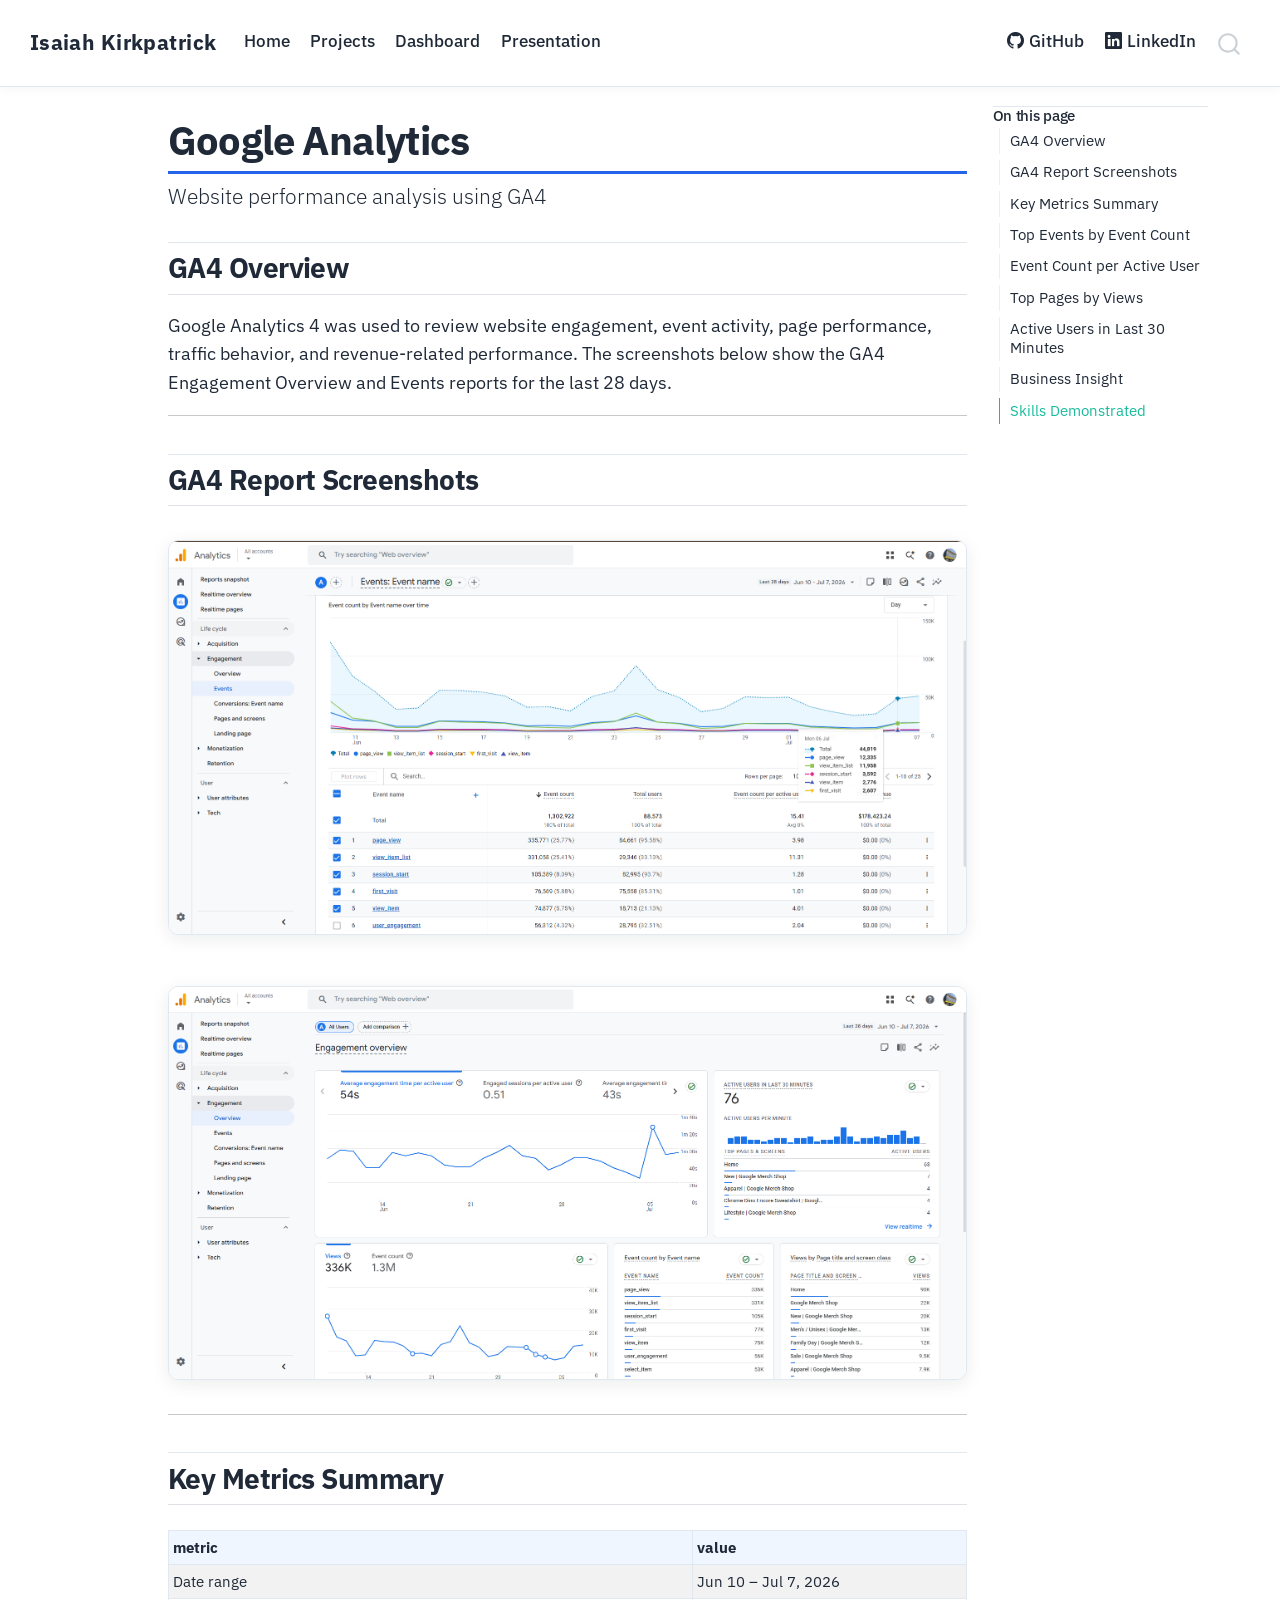
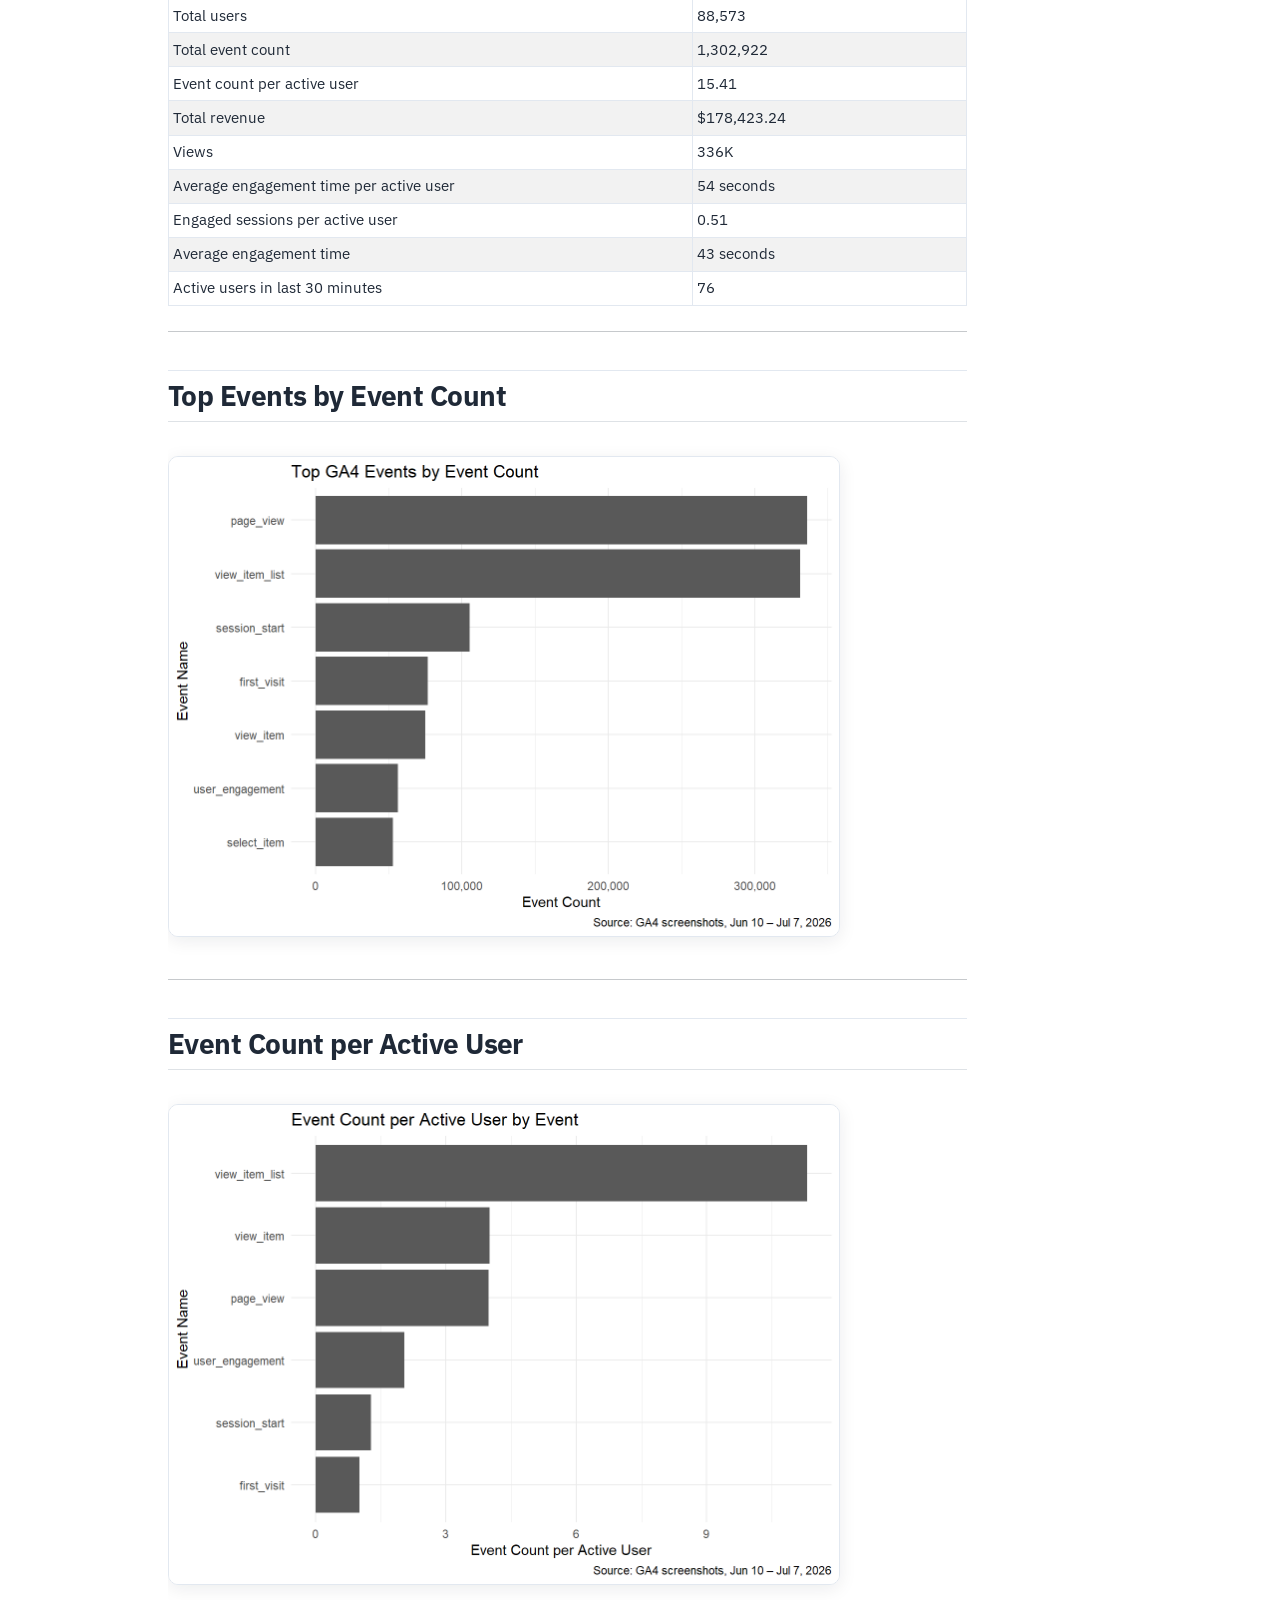
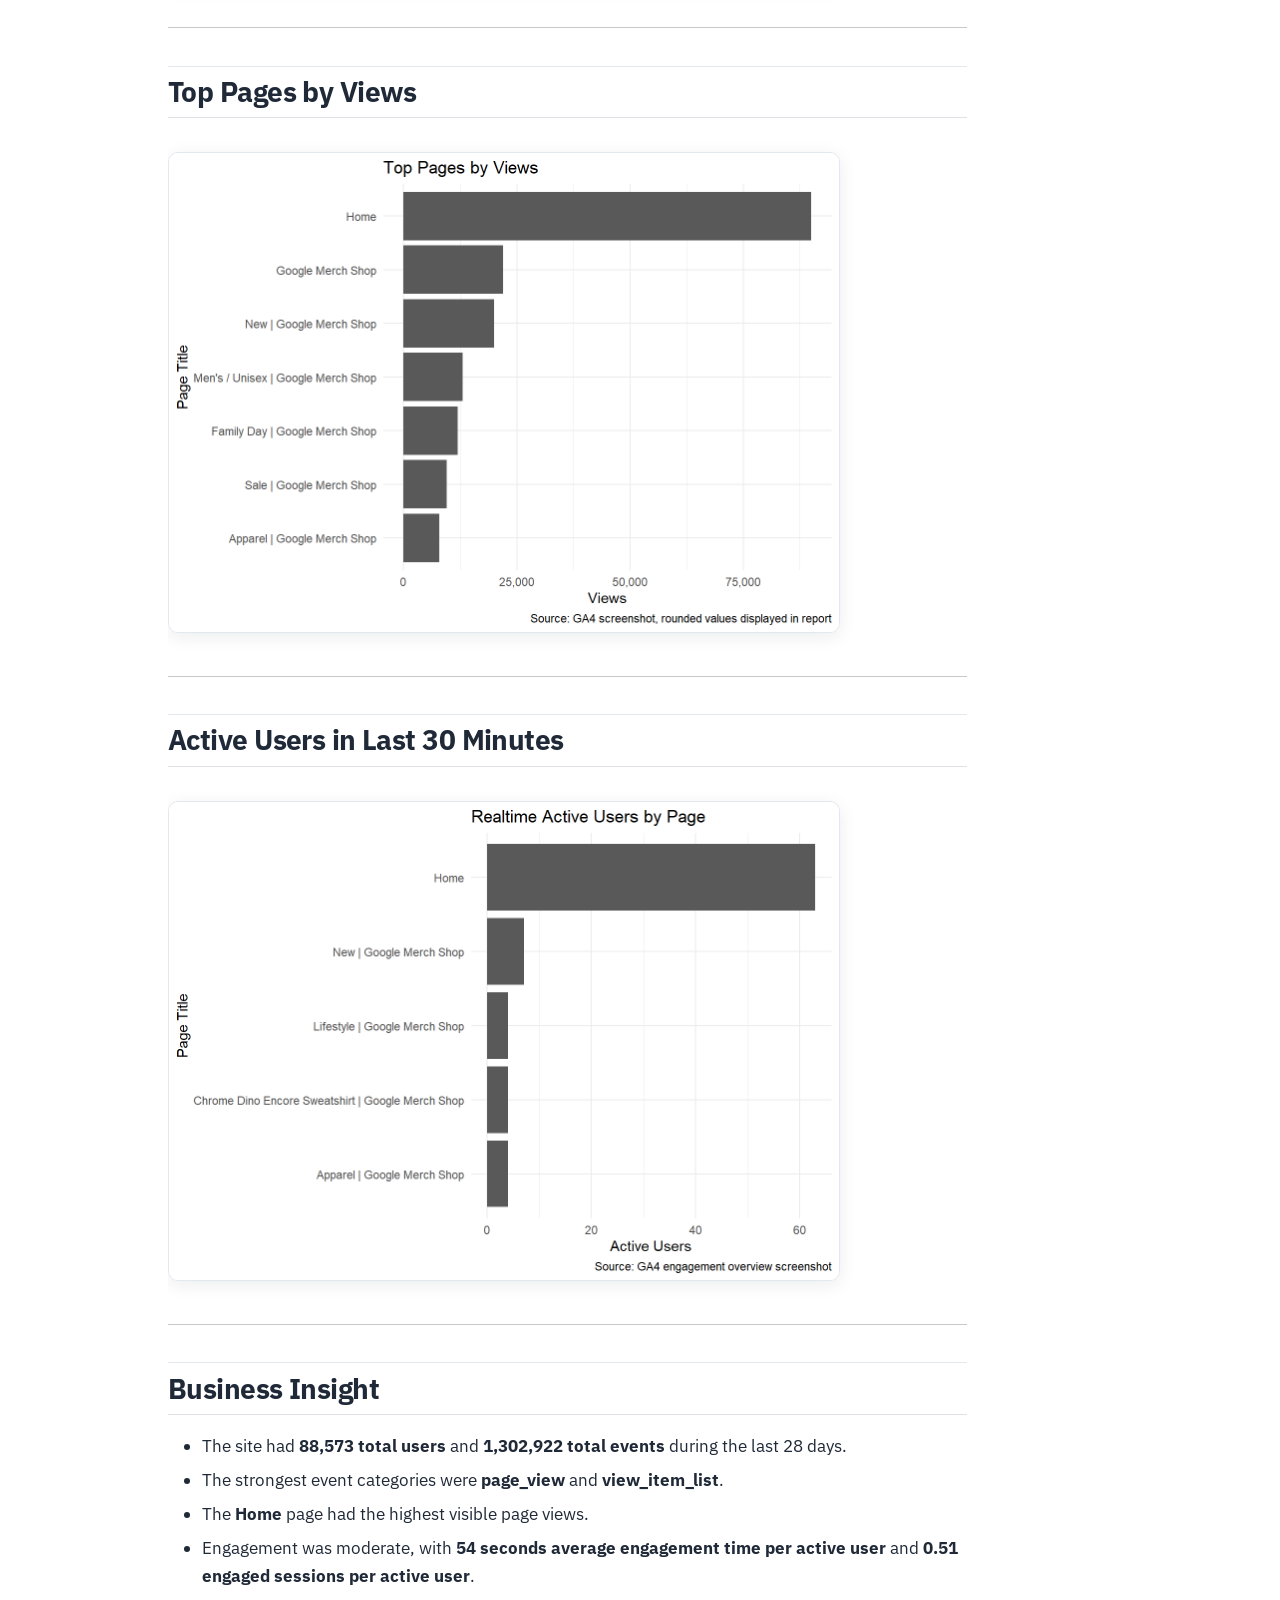
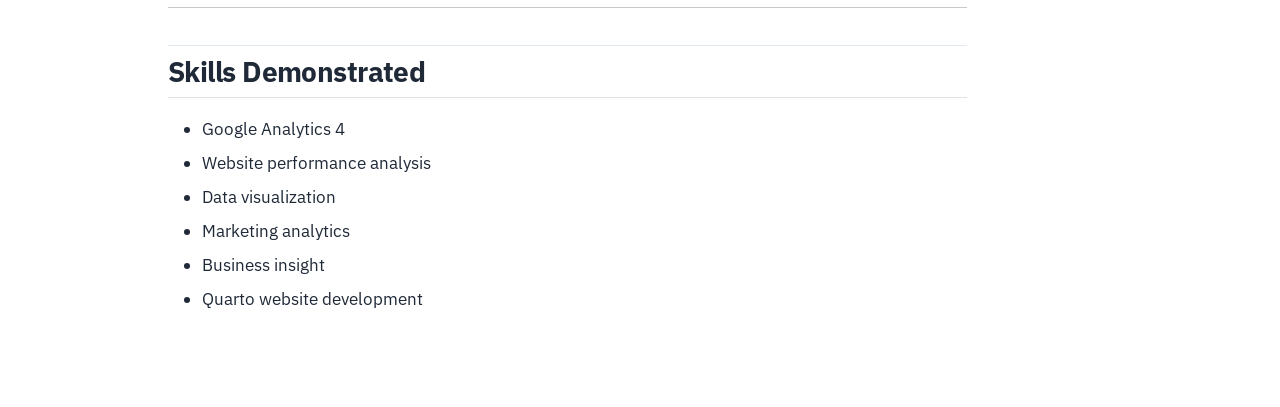
<file: docs/google-analytics.html>
<!DOCTYPE html>
<html xmlns="http://www.w3.org/1999/xhtml" lang="en" xml:lang="en"><head>

<meta charset="utf-8">
<meta name="generator" content="quarto-1.9.38">

<meta name="viewport" content="width=device-width, initial-scale=1.0, user-scalable=yes">


<title>Google Analytics – Isaiah Kirkpatrick</title>
<style>
/* Default styles provided by pandoc.
** See https://pandoc.org/MANUAL.html#variables-for-html for config info.
*/
code{white-space: pre-wrap;}
span.smallcaps{font-variant: small-caps;}
div.columns{display: flex; gap: min(4vw, 1.5em);}
div.column{flex: auto; overflow-x: auto;}
div.hanging-indent{margin-left: 1.5em; text-indent: -1.5em;}
ul.task-list{list-style: none;}
ul.task-list li input[type="checkbox"] {
  width: 0.8em;
  margin: 0 0.8em 0.2em -1em; /* quarto-specific, see https://github.com/quarto-dev/quarto-cli/issues/4556 */ 
  vertical-align: middle;
}
</style>


<script src="site_libs/quarto-nav/quarto-nav.js"></script>
<script src="site_libs/quarto-nav/headroom.min.js"></script>
<script src="site_libs/clipboard/clipboard.min.js"></script>
<script src="site_libs/quarto-search/autocomplete.umd.js"></script>
<script src="site_libs/quarto-search/fuse.min.js"></script>
<script src="site_libs/quarto-search/quarto-search.js"></script>
<meta name="quarto:offset" content="./">
<script src="site_libs/quarto-html/quarto.js" type="module"></script>
<script src="site_libs/quarto-html/tabsets/tabsets.js" type="module"></script>
<script src="site_libs/quarto-html/popper.min.js"></script>
<script src="site_libs/quarto-html/tippy.umd.min.js"></script>
<script src="site_libs/quarto-html/anchor.min.js"></script>
<link href="site_libs/quarto-html/tippy.css" rel="stylesheet">
<link href="site_libs/quarto-html/quarto-syntax-highlighting-15634bcf2e68342d4ad2dfa704d543f6.css" rel="stylesheet" id="quarto-text-highlighting-styles">
<script src="site_libs/bootstrap/bootstrap.min.js"></script>
<link href="site_libs/bootstrap/bootstrap-icons.css" rel="stylesheet">
<link href="site_libs/bootstrap/bootstrap-6b423f165eeea3787de40cb4f8e821c3.min.css" rel="stylesheet" append-hash="true" id="quarto-bootstrap" data-mode="light">
<script id="quarto-search-options" type="application/json">{
  "location": "navbar",
  "copy-button": false,
  "collapse-after": 3,
  "panel-placement": "end",
  "type": "overlay",
  "limit": 50,
  "keyboard-shortcut": [
    "f",
    "/",
    "s"
  ],
  "show-item-context": false,
  "language": {
    "search-no-results-text": "No results",
    "search-matching-documents-text": "matching documents",
    "search-copy-link-title": "Copy link to search",
    "search-hide-matches-text": "Hide additional matches",
    "search-more-match-text": "more match in this document",
    "search-more-matches-text": "more matches in this document",
    "search-clear-button-title": "Clear",
    "search-text-placeholder": "",
    "search-detached-cancel-button-title": "Cancel",
    "search-submit-button-title": "Submit",
    "search-label": "Search"
  }
}</script>


<link rel="stylesheet" href="styles.css">
</head>

<body class="nav-fixed quarto-light">

<div id="quarto-search-results"></div>
  <header id="quarto-header" class="headroom fixed-top">
    <nav class="navbar navbar-expand-lg " data-bs-theme="dark">
      <div class="navbar-container container-fluid">
      <div class="navbar-brand-container mx-auto">
    <a class="navbar-brand" href="./index.html">
    <span class="navbar-title">Isaiah Kirkpatrick</span>
    </a>
  </div>
            <div id="quarto-search" class="" title="Search"></div>
          <button class="navbar-toggler" type="button" data-bs-toggle="collapse" data-bs-target="#navbarCollapse" aria-controls="navbarCollapse" role="menu" aria-expanded="false" aria-label="Toggle navigation" onclick="if (window.quartoToggleHeadroom) { window.quartoToggleHeadroom(); }">
  <span class="navbar-toggler-icon"></span>
</button>
          <div class="collapse navbar-collapse" id="navbarCollapse">
            <ul class="navbar-nav navbar-nav-scroll me-auto">
  <li class="nav-item">
    <a class="nav-link" href="./index.html"> 
<span class="menu-text">Home</span></a>
  </li>  
  <li class="nav-item">
    <a class="nav-link" href="./projects.html"> 
<span class="menu-text">Projects</span></a>
  </li>  
  <li class="nav-item">
    <a class="nav-link" href="./dashboard.html"> 
<span class="menu-text">Dashboard</span></a>
  </li>  
  <li class="nav-item">
    <a class="nav-link" href="./presentation.html"> 
<span class="menu-text">Presentation</span></a>
  </li>  
  <li class="nav-item">
    <a class="nav-link active" href="./google-analytics.html" aria-current="page"> 
<span class="menu-text">Google Analytics</span></a>
  </li>  
</ul>
            <ul class="navbar-nav navbar-nav-scroll ms-auto">
  <li class="nav-item">
    <a class="nav-link" href="https://github.com/thejustiniank-eng"> <i class="bi bi-github" role="img">
</i> 
<span class="menu-text">GitHub</span></a>
  </li>  
  <li class="nav-item">
    <a class="nav-link" href="https://www.linkedin.com/in/isaiah-kirkpatrick-0a180524b/"> <i class="bi bi-linkedin" role="img">
</i> 
<span class="menu-text">LinkedIn</span></a>
  </li>  
</ul>
          </div> <!-- /navcollapse -->
            <div class="quarto-navbar-tools">
</div>
      </div> <!-- /container-fluid -->
    </nav>
</header>
<!-- content -->
<div id="quarto-content" class="quarto-container page-columns page-rows-contents page-layout-article page-navbar">
<!-- sidebar -->
<!-- margin-sidebar -->
    <div id="quarto-margin-sidebar" class="sidebar margin-sidebar">
        <nav id="TOC" role="doc-toc" class="toc-active">
    <h2 id="toc-title">On this page</h2>
   
  <ul>
  <li><a href="#ga4-overview" id="toc-ga4-overview" class="nav-link active" data-scroll-target="#ga4-overview">GA4 Overview</a></li>
  <li><a href="#ga4-report-screenshots" id="toc-ga4-report-screenshots" class="nav-link" data-scroll-target="#ga4-report-screenshots">GA4 Report Screenshots</a></li>
  <li><a href="#key-metrics-summary" id="toc-key-metrics-summary" class="nav-link" data-scroll-target="#key-metrics-summary">Key Metrics Summary</a></li>
  <li><a href="#top-events-by-event-count" id="toc-top-events-by-event-count" class="nav-link" data-scroll-target="#top-events-by-event-count">Top Events by Event Count</a></li>
  <li><a href="#event-count-per-active-user" id="toc-event-count-per-active-user" class="nav-link" data-scroll-target="#event-count-per-active-user">Event Count per Active User</a></li>
  <li><a href="#top-pages-by-views" id="toc-top-pages-by-views" class="nav-link" data-scroll-target="#top-pages-by-views">Top Pages by Views</a></li>
  <li><a href="#active-users-in-last-30-minutes" id="toc-active-users-in-last-30-minutes" class="nav-link" data-scroll-target="#active-users-in-last-30-minutes">Active Users in Last 30 Minutes</a></li>
  <li><a href="#business-insight" id="toc-business-insight" class="nav-link" data-scroll-target="#business-insight">Business Insight</a></li>
  <li><a href="#skills-demonstrated" id="toc-skills-demonstrated" class="nav-link" data-scroll-target="#skills-demonstrated">Skills Demonstrated</a></li>
  </ul>
</nav>
    </div>
<!-- main -->
<main class="content" id="quarto-document-content">

<header id="title-block-header" class="quarto-title-block default">
<div class="quarto-title">
<h1 class="title">Google Analytics</h1>
<p class="subtitle lead">Website performance analysis using GA4</p>
</div>



<div class="quarto-title-meta">

    
  
    
  </div>
  


</header>


<section id="ga4-overview" class="level2">
<h2 class="anchored" data-anchor-id="ga4-overview">GA4 Overview</h2>
<p>Google Analytics 4 was used to review website engagement, event activity, page performance, traffic behavior, and revenue-related performance. The screenshots below show the GA4 Engagement Overview and Events reports for the last 28 days.</p>
<hr>
</section>
<section id="ga4-report-screenshots" class="level2">
<h2 class="anchored" data-anchor-id="ga4-report-screenshots">GA4 Report Screenshots</h2>
<p><img src="images/ga4-events-report.png" class="img-fluid"></p>
<p><img src="images/ga4-engagement-overview.png" class="img-fluid"></p>
<hr>
</section>
<section id="key-metrics-summary" class="level2">
<h2 class="anchored" data-anchor-id="key-metrics-summary">Key Metrics Summary</h2>
<div class="cell">
<div class="cell-output-display">
<table class="caption-top table table-sm table-striped small">
<thead>
<tr class="header">
<th style="text-align: left;">metric</th>
<th style="text-align: left;">value</th>
</tr>
</thead>
<tbody>
<tr class="odd">
<td style="text-align: left;">Date range</td>
<td style="text-align: left;">Jun 10 – Jul 7, 2026</td>
</tr>
<tr class="even">
<td style="text-align: left;">Total users</td>
<td style="text-align: left;">88,573</td>
</tr>
<tr class="odd">
<td style="text-align: left;">Total event count</td>
<td style="text-align: left;">1,302,922</td>
</tr>
<tr class="even">
<td style="text-align: left;">Event count per active user</td>
<td style="text-align: left;">15.41</td>
</tr>
<tr class="odd">
<td style="text-align: left;">Total revenue</td>
<td style="text-align: left;">$178,423.24</td>
</tr>
<tr class="even">
<td style="text-align: left;">Views</td>
<td style="text-align: left;">336K</td>
</tr>
<tr class="odd">
<td style="text-align: left;">Average engagement time per active user</td>
<td style="text-align: left;">54 seconds</td>
</tr>
<tr class="even">
<td style="text-align: left;">Engaged sessions per active user</td>
<td style="text-align: left;">0.51</td>
</tr>
<tr class="odd">
<td style="text-align: left;">Average engagement time</td>
<td style="text-align: left;">43 seconds</td>
</tr>
<tr class="even">
<td style="text-align: left;">Active users in last 30 minutes</td>
<td style="text-align: left;">76</td>
</tr>
</tbody>
</table>
</div>
</div>
<hr>
</section>
<section id="top-events-by-event-count" class="level2">
<h2 class="anchored" data-anchor-id="top-events-by-event-count">Top Events by Event Count</h2>
<div class="cell">
<div class="cell-output-display">
<div>
<figure class="figure">
<p><img src="google-analytics_files/figure-html/unnamed-chunk-3-1.png" class="img-fluid figure-img" width="672"></p>
</figure>
</div>
</div>
</div>
<hr>
</section>
<section id="event-count-per-active-user" class="level2">
<h2 class="anchored" data-anchor-id="event-count-per-active-user">Event Count per Active User</h2>
<div class="cell">
<div class="cell-output-display">
<div>
<figure class="figure">
<p><img src="google-analytics_files/figure-html/unnamed-chunk-4-1.png" class="img-fluid figure-img" width="672"></p>
</figure>
</div>
</div>
</div>
<hr>
</section>
<section id="top-pages-by-views" class="level2">
<h2 class="anchored" data-anchor-id="top-pages-by-views">Top Pages by Views</h2>
<div class="cell">
<div class="cell-output-display">
<div>
<figure class="figure">
<p><img src="google-analytics_files/figure-html/unnamed-chunk-5-1.png" class="img-fluid figure-img" width="672"></p>
</figure>
</div>
</div>
</div>
<hr>
</section>
<section id="active-users-in-last-30-minutes" class="level2">
<h2 class="anchored" data-anchor-id="active-users-in-last-30-minutes">Active Users in Last 30 Minutes</h2>
<div class="cell">
<div class="cell-output-display">
<div>
<figure class="figure">
<p><img src="google-analytics_files/figure-html/unnamed-chunk-6-1.png" class="img-fluid figure-img" width="672"></p>
</figure>
</div>
</div>
</div>
<hr>
</section>
<section id="business-insight" class="level2">
<h2 class="anchored" data-anchor-id="business-insight">Business Insight</h2>
<ul>
<li>The site had <strong>88,573 total users</strong> and <strong>1,302,922 total events</strong> during the last 28 days.</li>
<li>The strongest event categories were <strong>page_view</strong> and <strong>view_item_list</strong>.</li>
<li>The <strong>Home</strong> page had the highest visible page views.</li>
<li>Engagement was moderate, with <strong>54 seconds average engagement time per active user</strong> and <strong>0.51 engaged sessions per active user</strong>.</li>
</ul>
<hr>
</section>
<section id="skills-demonstrated" class="level2">
<h2 class="anchored" data-anchor-id="skills-demonstrated">Skills Demonstrated</h2>
<ul>
<li>Google Analytics 4</li>
<li>Website performance analysis</li>
<li>Data visualization</li>
<li>Marketing analytics</li>
<li>Business insight</li>
<li>Quarto website development</li>
</ul>


</section>

</main> <!-- /main -->
<script id="quarto-html-after-body" type="application/javascript">
  window.document.addEventListener("DOMContentLoaded", function (event) {
    const icon = "";
    const anchorJS = new window.AnchorJS();
    anchorJS.options = {
      placement: 'right',
      icon: icon
    };
    anchorJS.add('.anchored');
    const isCodeAnnotation = (el) => {
      for (const clz of el.classList) {
        if (clz.startsWith('code-annotation-')) {                     
          return true;
        }
      }
      return false;
    }
    const onCopySuccess = function(e) {
      // button target
      const button = e.trigger;
      // don't keep focus
      button.blur();
      // flash "checked"
      button.classList.add('code-copy-button-checked');
      var currentTitle = button.getAttribute("title");
      button.setAttribute("title", "Copied!");
      let tooltip;
      if (window.bootstrap) {
        button.setAttribute("data-bs-toggle", "tooltip");
        button.setAttribute("data-bs-placement", "left");
        button.setAttribute("data-bs-title", "Copied!");
        tooltip = new bootstrap.Tooltip(button, 
          { trigger: "manual", 
            customClass: "code-copy-button-tooltip",
            offset: [0, -8]});
        tooltip.show();    
      }
      setTimeout(function() {
        if (tooltip) {
          tooltip.hide();
          button.removeAttribute("data-bs-title");
          button.removeAttribute("data-bs-toggle");
          button.removeAttribute("data-bs-placement");
        }
        button.setAttribute("title", currentTitle);
        button.classList.remove('code-copy-button-checked');
      }, 1000);
      // clear code selection
      e.clearSelection();
    }
    const getTextToCopy = function(trigger) {
      const outerScaffold = trigger.parentElement.cloneNode(true);
      const codeEl = outerScaffold.querySelector('code');
      for (const childEl of codeEl.children) {
        if (isCodeAnnotation(childEl)) {
          childEl.remove();
        }
      }
      return codeEl.innerText;
    }
    const clipboard = new window.ClipboardJS('.code-copy-button:not([data-in-quarto-modal])', {
      text: getTextToCopy
    });
    clipboard.on('success', onCopySuccess);
    if (window.document.getElementById('quarto-embedded-source-code-modal')) {
      const clipboardModal = new window.ClipboardJS('.code-copy-button[data-in-quarto-modal]', {
        text: getTextToCopy,
        container: window.document.getElementById('quarto-embedded-source-code-modal')
      });
      clipboardModal.on('success', onCopySuccess);
    }
      var localhostRegex = new RegExp(/^(?:http|https):\/\/localhost\:?[0-9]*\//);
      var mailtoRegex = new RegExp(/^mailto:/);
        var filterRegex = new RegExp('/' + window.location.host + '/');
      var isInternal = (href) => {
          return filterRegex.test(href) || localhostRegex.test(href) || mailtoRegex.test(href);
      }
      // Inspect non-navigation links and adorn them if external
     var links = window.document.querySelectorAll('a[href]:not(.nav-link):not(.navbar-brand):not(.toc-action):not(.sidebar-link):not(.sidebar-item-toggle):not(.pagination-link):not(.no-external):not([aria-hidden]):not(.dropdown-item):not(.quarto-navigation-tool):not(.about-link)');
      for (var i=0; i<links.length; i++) {
        const link = links[i];
        if (!isInternal(link.href)) {
          // undo the damage that might have been done by quarto-nav.js in the case of
          // links that we want to consider external
          if (link.dataset.originalHref !== undefined) {
            link.href = link.dataset.originalHref;
          }
        }
      }
    function tippyHover(el, contentFn, onTriggerFn, onUntriggerFn) {
      const config = {
        allowHTML: true,
        maxWidth: 500,
        delay: 100,
        arrow: false,
        appendTo: function(el) {
            return el.parentElement;
        },
        interactive: true,
        interactiveBorder: 10,
        theme: 'quarto',
        placement: 'bottom-start',
      };
      if (contentFn) {
        config.content = contentFn;
      }
      if (onTriggerFn) {
        config.onTrigger = onTriggerFn;
      }
      if (onUntriggerFn) {
        config.onUntrigger = onUntriggerFn;
      }
      window.tippy(el, config); 
    }
    const noterefs = window.document.querySelectorAll('a[role="doc-noteref"]');
    for (var i=0; i<noterefs.length; i++) {
      const ref = noterefs[i];
      tippyHover(ref, function() {
        // use id or data attribute instead here
        let href = ref.getAttribute('data-footnote-href') || ref.getAttribute('href');
        try { href = new URL(href).hash; } catch {}
        const id = href.replace(/^#\/?/, "");
        const note = window.document.getElementById(id);
        if (note) {
          return note.innerHTML;
        } else {
          return "";
        }
      });
    }
    const xrefs = window.document.querySelectorAll('a.quarto-xref');
    const processXRef = (id, note) => {
      // Strip column container classes
      const stripColumnClz = (el) => {
        el.classList.remove("page-full", "page-columns");
        if (el.children) {
          for (const child of el.children) {
            stripColumnClz(child);
          }
        }
      }
      stripColumnClz(note)
      if (id === null || id.startsWith('sec-')) {
        // Special case sections, only their first couple elements
        const container = document.createElement("div");
        if (note.children && note.children.length > 2) {
          container.appendChild(note.children[0].cloneNode(true));
          for (let i = 1; i < note.children.length; i++) {
            const child = note.children[i];
            if (child.tagName === "P" && child.innerText === "") {
              continue;
            } else {
              container.appendChild(child.cloneNode(true));
              break;
            }
          }
          if (window.Quarto?.typesetMath) {
            window.Quarto.typesetMath(container);
          }
          return container.innerHTML
        } else {
          if (window.Quarto?.typesetMath) {
            window.Quarto.typesetMath(note);
          }
          return note.innerHTML;
        }
      } else {
        // Remove any anchor links if they are present
        const anchorLink = note.querySelector('a.anchorjs-link');
        if (anchorLink) {
          anchorLink.remove();
        }
        if (window.Quarto?.typesetMath) {
          window.Quarto.typesetMath(note);
        }
        if (note.classList.contains("callout")) {
          return note.outerHTML;
        } else {
          return note.innerHTML;
        }
      }
    }
    for (var i=0; i<xrefs.length; i++) {
      const xref = xrefs[i];
      tippyHover(xref, undefined, function(instance) {
        instance.disable();
        let url = xref.getAttribute('href');
        let hash = undefined; 
        if (url.startsWith('#')) {
          hash = url;
        } else {
          try { hash = new URL(url).hash; } catch {}
        }
        if (hash) {
          const id = hash.replace(/^#\/?/, "");
          const note = window.document.getElementById(id);
          if (note !== null) {
            try {
              const html = processXRef(id, note.cloneNode(true));
              instance.setContent(html);
            } finally {
              instance.enable();
              instance.show();
            }
          } else {
            // See if we can fetch this
            fetch(url.split('#')[0])
            .then(res => res.text())
            .then(html => {
              const parser = new DOMParser();
              const htmlDoc = parser.parseFromString(html, "text/html");
              const note = htmlDoc.getElementById(id);
              if (note !== null) {
                const html = processXRef(id, note);
                instance.setContent(html);
              } 
            }).finally(() => {
              instance.enable();
              instance.show();
            });
          }
        } else {
          // See if we can fetch a full url (with no hash to target)
          // This is a special case and we should probably do some content thinning / targeting
          fetch(url)
          .then(res => res.text())
          .then(html => {
            const parser = new DOMParser();
            const htmlDoc = parser.parseFromString(html, "text/html");
            const note = htmlDoc.querySelector('main.content');
            if (note !== null) {
              // This should only happen for chapter cross references
              // (since there is no id in the URL)
              // remove the first header
              if (note.children.length > 0 && note.children[0].tagName === "HEADER") {
                note.children[0].remove();
              }
              const html = processXRef(null, note);
              instance.setContent(html);
            } 
          }).finally(() => {
            instance.enable();
            instance.show();
          });
        }
      }, function(instance) {
      });
    }
        let selectedAnnoteEl;
        const selectorForAnnotation = ( cell, annotation) => {
          let cellAttr = 'data-code-cell="' + cell + '"';
          let lineAttr = 'data-code-annotation="' +  annotation + '"';
          const selector = 'span[' + cellAttr + '][' + lineAttr + ']';
          return selector;
        }
        const selectCodeLines = (annoteEl) => {
          const doc = window.document;
          const targetCell = annoteEl.getAttribute("data-target-cell");
          const targetAnnotation = annoteEl.getAttribute("data-target-annotation");
          const annoteSpan = window.document.querySelector(selectorForAnnotation(targetCell, targetAnnotation));
          const lines = annoteSpan.getAttribute("data-code-lines").split(",");
          const lineIds = lines.map((line) => {
            return targetCell + "-" + line;
          })
          let top = null;
          let height = null;
          let parent = null;
          if (lineIds.length > 0) {
              //compute the position of the single el (top and bottom and make a div)
              const el = window.document.getElementById(lineIds[0]);
              top = el.offsetTop;
              height = el.offsetHeight;
              parent = el.parentElement.parentElement;
            if (lineIds.length > 1) {
              const lastEl = window.document.getElementById(lineIds[lineIds.length - 1]);
              const bottom = lastEl.offsetTop + lastEl.offsetHeight;
              height = bottom - top;
            }
            if (top !== null && height !== null && parent !== null) {
              // cook up a div (if necessary) and position it 
              let div = window.document.getElementById("code-annotation-line-highlight");
              if (div === null) {
                div = window.document.createElement("div");
                div.setAttribute("id", "code-annotation-line-highlight");
                div.style.position = 'absolute';
                parent.appendChild(div);
              }
              div.style.top = top - 2 + "px";
              div.style.height = height + 4 + "px";
              div.style.left = 0;
              let gutterDiv = window.document.getElementById("code-annotation-line-highlight-gutter");
              if (gutterDiv === null) {
                gutterDiv = window.document.createElement("div");
                gutterDiv.setAttribute("id", "code-annotation-line-highlight-gutter");
                gutterDiv.style.position = 'absolute';
                const codeCell = window.document.getElementById(targetCell);
                const gutter = codeCell.querySelector('.code-annotation-gutter');
                gutter.appendChild(gutterDiv);
              }
              gutterDiv.style.top = top - 2 + "px";
              gutterDiv.style.height = height + 4 + "px";
            }
            selectedAnnoteEl = annoteEl;
          }
        };
        const unselectCodeLines = () => {
          const elementsIds = ["code-annotation-line-highlight", "code-annotation-line-highlight-gutter"];
          elementsIds.forEach((elId) => {
            const div = window.document.getElementById(elId);
            if (div) {
              div.remove();
            }
          });
          selectedAnnoteEl = undefined;
        };
          // Handle positioning of the toggle
      window.addEventListener(
        "resize",
        throttle(() => {
          elRect = undefined;
          if (selectedAnnoteEl) {
            selectCodeLines(selectedAnnoteEl);
          }
        }, 10)
      );
      function throttle(fn, ms) {
      let throttle = false;
      let timer;
        return (...args) => {
          if(!throttle) { // first call gets through
              fn.apply(this, args);
              throttle = true;
          } else { // all the others get throttled
              if(timer) clearTimeout(timer); // cancel #2
              timer = setTimeout(() => {
                fn.apply(this, args);
                timer = throttle = false;
              }, ms);
          }
        };
      }
        // Attach click handler to the DT
        const annoteDls = window.document.querySelectorAll('dt[data-target-cell]');
        for (const annoteDlNode of annoteDls) {
          annoteDlNode.addEventListener('click', (event) => {
            const clickedEl = event.target;
            if (clickedEl !== selectedAnnoteEl) {
              unselectCodeLines();
              const activeEl = window.document.querySelector('dt[data-target-cell].code-annotation-active');
              if (activeEl) {
                activeEl.classList.remove('code-annotation-active');
              }
              selectCodeLines(clickedEl);
              clickedEl.classList.add('code-annotation-active');
            } else {
              // Unselect the line
              unselectCodeLines();
              clickedEl.classList.remove('code-annotation-active');
            }
          });
        }
    const findCites = (el) => {
      const parentEl = el.parentElement;
      if (parentEl) {
        const cites = parentEl.dataset.cites;
        if (cites) {
          return {
            el,
            cites: cites.split(' ')
          };
        } else {
          return findCites(el.parentElement)
        }
      } else {
        return undefined;
      }
    };
    var bibliorefs = window.document.querySelectorAll('a[role="doc-biblioref"]');
    for (var i=0; i<bibliorefs.length; i++) {
      const ref = bibliorefs[i];
      const citeInfo = findCites(ref);
      if (citeInfo) {
        tippyHover(citeInfo.el, function() {
          var popup = window.document.createElement('div');
          citeInfo.cites.forEach(function(cite) {
            var citeDiv = window.document.createElement('div');
            citeDiv.classList.add('hanging-indent');
            citeDiv.classList.add('csl-entry');
            var biblioDiv = window.document.getElementById('ref-' + cite);
            if (biblioDiv) {
              citeDiv.innerHTML = biblioDiv.innerHTML;
            }
            popup.appendChild(citeDiv);
          });
          return popup.innerHTML;
        });
      }
    }
  });
  </script>
</div> <!-- /content -->




</body></html>
</file>
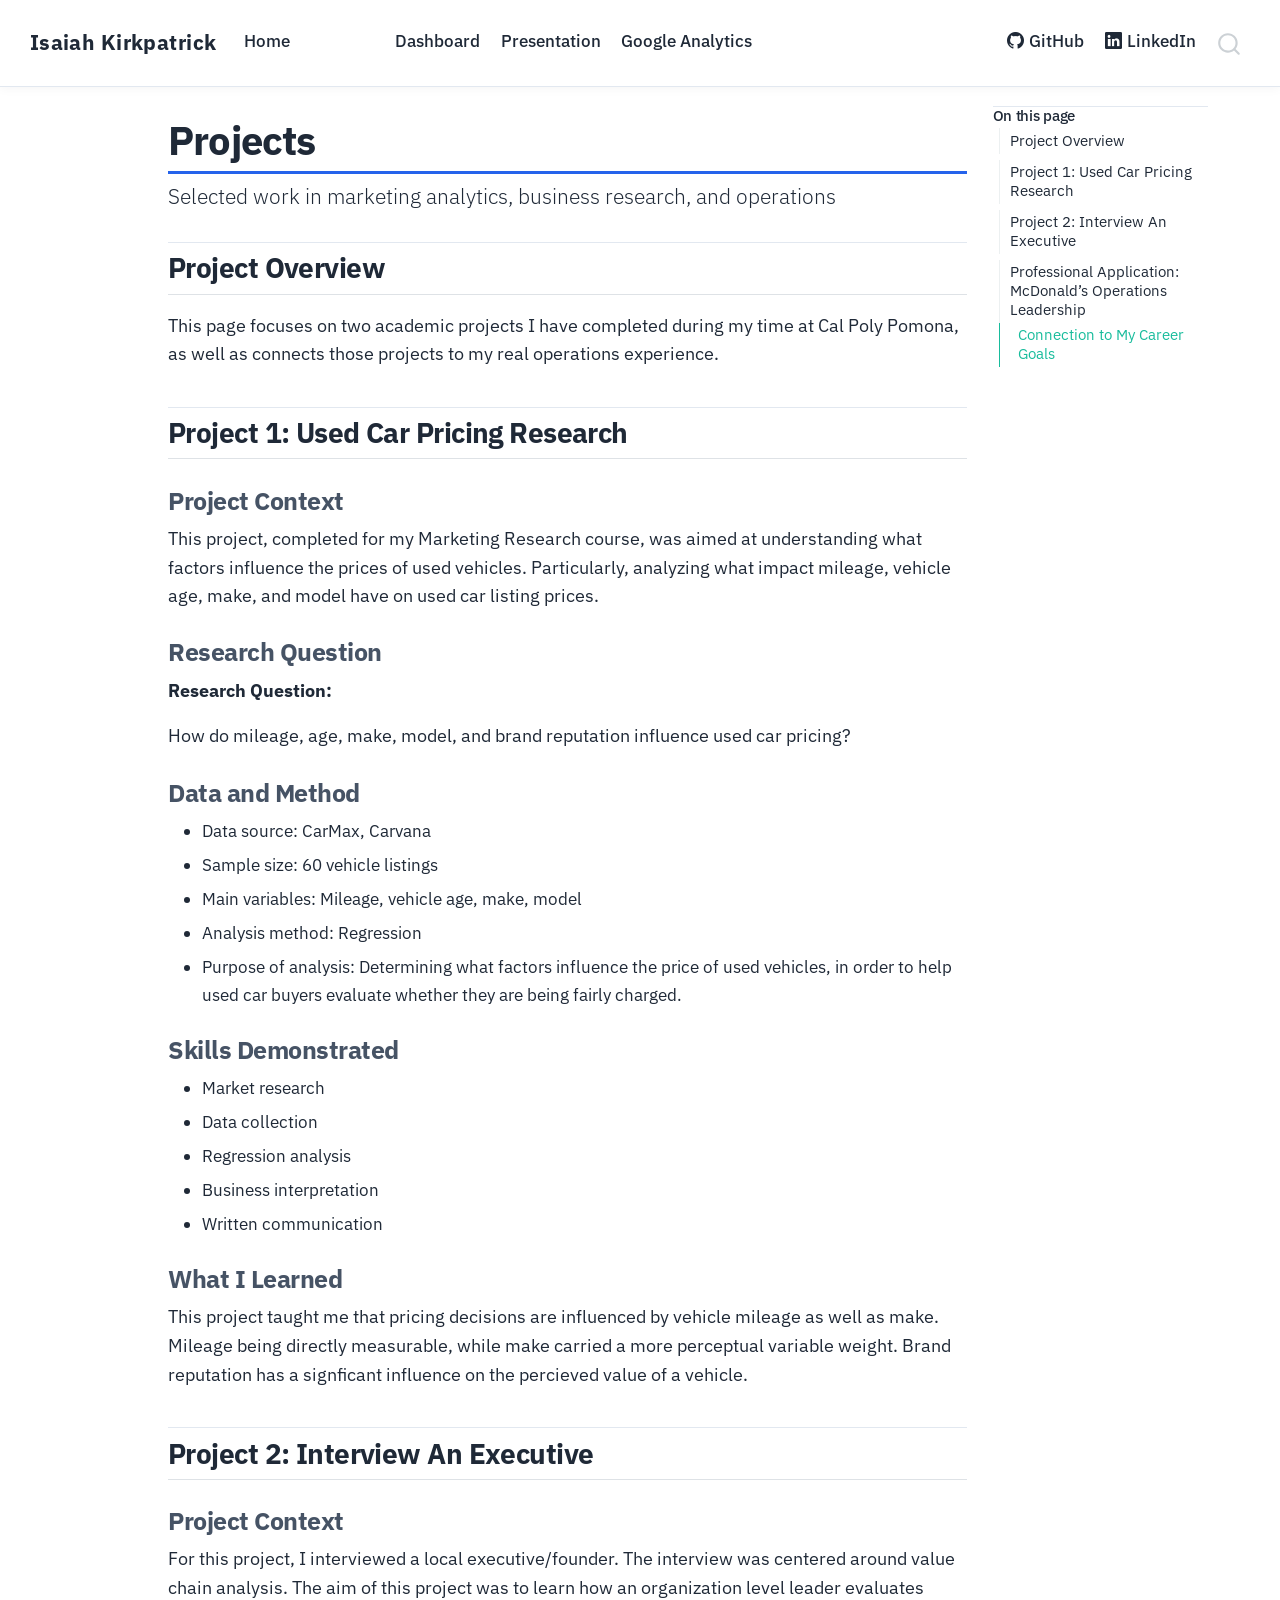
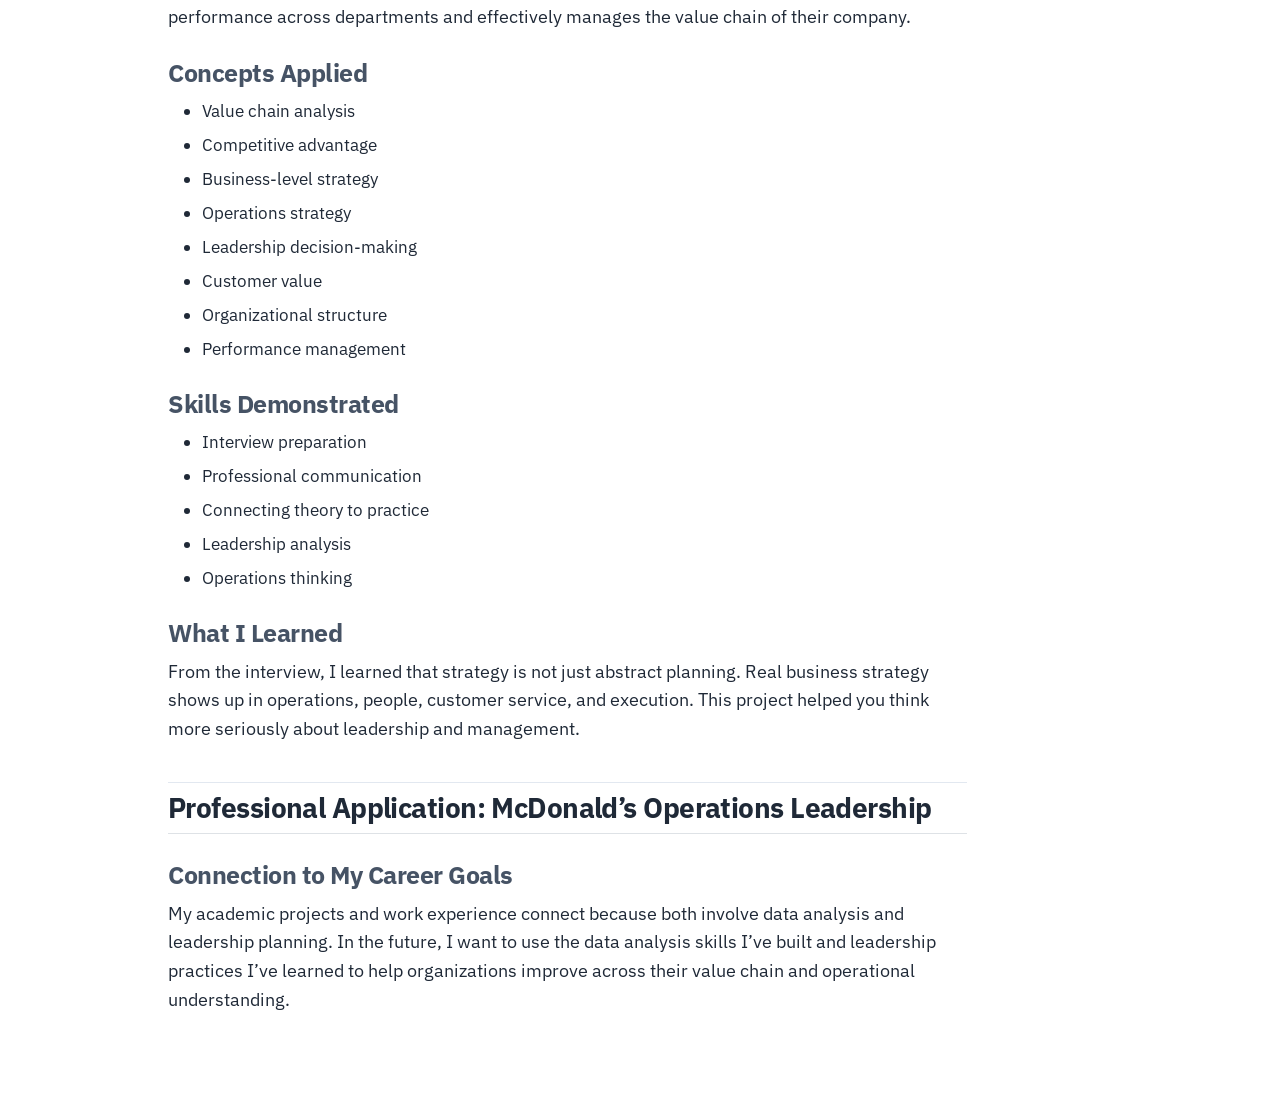
<file: docs/projects.html>
<!DOCTYPE html>
<html xmlns="http://www.w3.org/1999/xhtml" lang="en" xml:lang="en"><head>

<meta charset="utf-8">
<meta name="generator" content="quarto-1.9.38">

<meta name="viewport" content="width=device-width, initial-scale=1.0, user-scalable=yes">


<title>Projects – Isaiah Kirkpatrick</title>
<style>
/* Default styles provided by pandoc.
** See https://pandoc.org/MANUAL.html#variables-for-html for config info.
*/
code{white-space: pre-wrap;}
span.smallcaps{font-variant: small-caps;}
div.columns{display: flex; gap: min(4vw, 1.5em);}
div.column{flex: auto; overflow-x: auto;}
div.hanging-indent{margin-left: 1.5em; text-indent: -1.5em;}
ul.task-list{list-style: none;}
ul.task-list li input[type="checkbox"] {
  width: 0.8em;
  margin: 0 0.8em 0.2em -1em; /* quarto-specific, see https://github.com/quarto-dev/quarto-cli/issues/4556 */ 
  vertical-align: middle;
}
</style>


<script src="site_libs/quarto-nav/quarto-nav.js"></script>
<script src="site_libs/quarto-nav/headroom.min.js"></script>
<script src="site_libs/clipboard/clipboard.min.js"></script>
<script src="site_libs/quarto-search/autocomplete.umd.js"></script>
<script src="site_libs/quarto-search/fuse.min.js"></script>
<script src="site_libs/quarto-search/quarto-search.js"></script>
<meta name="quarto:offset" content="./">
<script src="site_libs/quarto-html/quarto.js" type="module"></script>
<script src="site_libs/quarto-html/tabsets/tabsets.js" type="module"></script>
<script src="site_libs/quarto-html/popper.min.js"></script>
<script src="site_libs/quarto-html/tippy.umd.min.js"></script>
<script src="site_libs/quarto-html/anchor.min.js"></script>
<link href="site_libs/quarto-html/tippy.css" rel="stylesheet">
<link href="site_libs/quarto-html/quarto-syntax-highlighting-15634bcf2e68342d4ad2dfa704d543f6.css" rel="stylesheet" id="quarto-text-highlighting-styles">
<script src="site_libs/bootstrap/bootstrap.min.js"></script>
<link href="site_libs/bootstrap/bootstrap-icons.css" rel="stylesheet">
<link href="site_libs/bootstrap/bootstrap-6b423f165eeea3787de40cb4f8e821c3.min.css" rel="stylesheet" append-hash="true" id="quarto-bootstrap" data-mode="light">
<script id="quarto-search-options" type="application/json">{
  "location": "navbar",
  "copy-button": false,
  "collapse-after": 3,
  "panel-placement": "end",
  "type": "overlay",
  "limit": 50,
  "keyboard-shortcut": [
    "f",
    "/",
    "s"
  ],
  "show-item-context": false,
  "language": {
    "search-no-results-text": "No results",
    "search-matching-documents-text": "matching documents",
    "search-copy-link-title": "Copy link to search",
    "search-hide-matches-text": "Hide additional matches",
    "search-more-match-text": "more match in this document",
    "search-more-matches-text": "more matches in this document",
    "search-clear-button-title": "Clear",
    "search-text-placeholder": "",
    "search-detached-cancel-button-title": "Cancel",
    "search-submit-button-title": "Submit",
    "search-label": "Search"
  }
}</script>


<link rel="stylesheet" href="styles.css">
</head>

<body class="nav-fixed quarto-light">

<div id="quarto-search-results"></div>
  <header id="quarto-header" class="headroom fixed-top">
    <nav class="navbar navbar-expand-lg " data-bs-theme="dark">
      <div class="navbar-container container-fluid">
      <div class="navbar-brand-container mx-auto">
    <a class="navbar-brand" href="./index.html">
    <span class="navbar-title">Isaiah Kirkpatrick</span>
    </a>
  </div>
            <div id="quarto-search" class="" title="Search"></div>
          <button class="navbar-toggler" type="button" data-bs-toggle="collapse" data-bs-target="#navbarCollapse" aria-controls="navbarCollapse" role="menu" aria-expanded="false" aria-label="Toggle navigation" onclick="if (window.quartoToggleHeadroom) { window.quartoToggleHeadroom(); }">
  <span class="navbar-toggler-icon"></span>
</button>
          <div class="collapse navbar-collapse" id="navbarCollapse">
            <ul class="navbar-nav navbar-nav-scroll me-auto">
  <li class="nav-item">
    <a class="nav-link" href="./index.html"> 
<span class="menu-text">Home</span></a>
  </li>  
  <li class="nav-item">
    <a class="nav-link active" href="./projects.html" aria-current="page"> 
<span class="menu-text">Projects</span></a>
  </li>  
  <li class="nav-item">
    <a class="nav-link" href="./dashboard.html"> 
<span class="menu-text">Dashboard</span></a>
  </li>  
  <li class="nav-item">
    <a class="nav-link" href="./presentation.html"> 
<span class="menu-text">Presentation</span></a>
  </li>  
  <li class="nav-item">
    <a class="nav-link" href="./google-analytics.html"> 
<span class="menu-text">Google Analytics</span></a>
  </li>  
</ul>
            <ul class="navbar-nav navbar-nav-scroll ms-auto">
  <li class="nav-item">
    <a class="nav-link" href="https://github.com/thejustiniank-eng"> <i class="bi bi-github" role="img">
</i> 
<span class="menu-text">GitHub</span></a>
  </li>  
  <li class="nav-item">
    <a class="nav-link" href="https://www.linkedin.com/in/isaiah-kirkpatrick-0a180524b/"> <i class="bi bi-linkedin" role="img">
</i> 
<span class="menu-text">LinkedIn</span></a>
  </li>  
</ul>
          </div> <!-- /navcollapse -->
            <div class="quarto-navbar-tools">
</div>
      </div> <!-- /container-fluid -->
    </nav>
</header>
<!-- content -->
<div id="quarto-content" class="quarto-container page-columns page-rows-contents page-layout-article page-navbar">
<!-- sidebar -->
<!-- margin-sidebar -->
    <div id="quarto-margin-sidebar" class="sidebar margin-sidebar">
        <nav id="TOC" role="doc-toc" class="toc-active">
    <h2 id="toc-title">On this page</h2>
   
  <ul>
  <li><a href="#project-overview" id="toc-project-overview" class="nav-link active" data-scroll-target="#project-overview">Project Overview</a></li>
  <li><a href="#project-1-used-car-pricing-research" id="toc-project-1-used-car-pricing-research" class="nav-link" data-scroll-target="#project-1-used-car-pricing-research">Project 1: Used Car Pricing Research</a>
  <ul class="collapse">
  <li><a href="#project-context" id="toc-project-context" class="nav-link" data-scroll-target="#project-context">Project Context</a></li>
  <li><a href="#research-question" id="toc-research-question" class="nav-link" data-scroll-target="#research-question">Research Question</a></li>
  <li><a href="#data-and-method" id="toc-data-and-method" class="nav-link" data-scroll-target="#data-and-method">Data and Method</a></li>
  <li><a href="#skills-demonstrated" id="toc-skills-demonstrated" class="nav-link" data-scroll-target="#skills-demonstrated">Skills Demonstrated</a></li>
  <li><a href="#what-i-learned" id="toc-what-i-learned" class="nav-link" data-scroll-target="#what-i-learned">What I Learned</a></li>
  </ul></li>
  <li><a href="#project-2-interview-an-executive" id="toc-project-2-interview-an-executive" class="nav-link" data-scroll-target="#project-2-interview-an-executive">Project 2: Interview An Executive</a>
  <ul class="collapse">
  <li><a href="#project-context-1" id="toc-project-context-1" class="nav-link" data-scroll-target="#project-context-1">Project Context</a></li>
  <li><a href="#concepts-applied" id="toc-concepts-applied" class="nav-link" data-scroll-target="#concepts-applied">Concepts Applied</a></li>
  <li><a href="#skills-demonstrated-1" id="toc-skills-demonstrated-1" class="nav-link" data-scroll-target="#skills-demonstrated-1">Skills Demonstrated</a></li>
  <li><a href="#what-i-learned-1" id="toc-what-i-learned-1" class="nav-link" data-scroll-target="#what-i-learned-1">What I Learned</a></li>
  </ul></li>
  <li><a href="#professional-application-mcdonalds-operations-leadership" id="toc-professional-application-mcdonalds-operations-leadership" class="nav-link" data-scroll-target="#professional-application-mcdonalds-operations-leadership">Professional Application: McDonald’s Operations Leadership</a>
  <ul class="collapse">
  <li><a href="#connection-to-my-career-goals" id="toc-connection-to-my-career-goals" class="nav-link" data-scroll-target="#connection-to-my-career-goals">Connection to My Career Goals</a></li>
  </ul></li>
  </ul>
</nav>
    </div>
<!-- main -->
<main class="content" id="quarto-document-content">

<header id="title-block-header" class="quarto-title-block default">
<div class="quarto-title">
<h1 class="title">Projects</h1>
<p class="subtitle lead">Selected work in marketing analytics, business research, and operations</p>
</div>



<div class="quarto-title-meta">

    
  
    
  </div>
  


</header>


<section id="project-overview" class="level2">
<h2 class="anchored" data-anchor-id="project-overview">Project Overview</h2>
<p>This page focuses on two academic projects I have completed during my time at Cal Poly Pomona, as well as connects those projects to my real operations experience.</p>
</section>
<section id="project-1-used-car-pricing-research" class="level2">
<h2 class="anchored" data-anchor-id="project-1-used-car-pricing-research">Project 1: Used Car Pricing Research</h2>
<section id="project-context" class="level3">
<h3 class="anchored" data-anchor-id="project-context">Project Context</h3>
<p>This project, completed for my Marketing Research course, was aimed at understanding what factors influence the prices of used vehicles. Particularly, analyzing what impact mileage, vehicle age, make, and model have on used car listing prices.</p>
</section>
<section id="research-question" class="level3">
<h3 class="anchored" data-anchor-id="research-question">Research Question</h3>
<p><strong>Research Question:</strong></p>
<p>How do mileage, age, make, model, and brand reputation influence used car pricing?</p>
</section>
<section id="data-and-method" class="level3">
<h3 class="anchored" data-anchor-id="data-and-method">Data and Method</h3>
<ul>
<li>Data source: CarMax, Carvana</li>
<li>Sample size: 60 vehicle listings</li>
<li>Main variables: Mileage, vehicle age, make, model</li>
<li>Analysis method: Regression</li>
<li>Purpose of analysis: Determining what factors influence the price of used vehicles, in order to help used car buyers evaluate whether they are being fairly charged.</li>
</ul>
</section>
<section id="skills-demonstrated" class="level3">
<h3 class="anchored" data-anchor-id="skills-demonstrated">Skills Demonstrated</h3>
<ul>
<li>Market research</li>
<li>Data collection</li>
<li>Regression analysis</li>
<li>Business interpretation</li>
<li>Written communication</li>
</ul>
</section>
<section id="what-i-learned" class="level3">
<h3 class="anchored" data-anchor-id="what-i-learned">What I Learned</h3>
<p>This project taught me that pricing decisions are influenced by vehicle mileage as well as make. Mileage being directly measurable, while make carried a more perceptual variable weight. Brand reputation has a signficant influence on the percieved value of a vehicle.</p>
</section>
</section>
<section id="project-2-interview-an-executive" class="level2">
<h2 class="anchored" data-anchor-id="project-2-interview-an-executive">Project 2: Interview An Executive</h2>
<section id="project-context-1" class="level3">
<h3 class="anchored" data-anchor-id="project-context-1">Project Context</h3>
<p>For this project, I interviewed a local executive/founder. The interview was centered around value chain analysis. The aim of this project was to learn how an organization level leader evaluates performance across departments and effectively manages the value chain of their company.</p>
</section>
<section id="concepts-applied" class="level3">
<h3 class="anchored" data-anchor-id="concepts-applied">Concepts Applied</h3>
<ul>
<li>Value chain analysis</li>
<li>Competitive advantage</li>
<li>Business-level strategy</li>
<li>Operations strategy</li>
<li>Leadership decision-making</li>
<li>Customer value</li>
<li>Organizational structure</li>
<li>Performance management</li>
</ul>
</section>
<section id="skills-demonstrated-1" class="level3">
<h3 class="anchored" data-anchor-id="skills-demonstrated-1">Skills Demonstrated</h3>
<ul>
<li>Interview preparation</li>
<li>Professional communication</li>
<li>Connecting theory to practice</li>
<li>Leadership analysis</li>
<li>Operations thinking</li>
</ul>
</section>
<section id="what-i-learned-1" class="level3">
<h3 class="anchored" data-anchor-id="what-i-learned-1">What I Learned</h3>
<p>From the interview, I learned that strategy is not just abstract planning. Real business strategy shows up in operations, people, customer service, and execution. This project helped you think more seriously about leadership and management.</p>
</section>
</section>
<section id="professional-application-mcdonalds-operations-leadership" class="level2">
<h2 class="anchored" data-anchor-id="professional-application-mcdonalds-operations-leadership">Professional Application: McDonald’s Operations Leadership</h2>
<section id="connection-to-my-career-goals" class="level3">
<h3 class="anchored" data-anchor-id="connection-to-my-career-goals">Connection to My Career Goals</h3>
<p>My academic projects and work experience connect because both involve data analysis and leadership planning. In the future, I want to use the data analysis skills I’ve built and leadership practices I’ve learned to help organizations improve across their value chain and operational understanding.</p>


</section>
</section>

</main> <!-- /main -->
<script id="quarto-html-after-body" type="application/javascript">
  window.document.addEventListener("DOMContentLoaded", function (event) {
    const icon = "";
    const anchorJS = new window.AnchorJS();
    anchorJS.options = {
      placement: 'right',
      icon: icon
    };
    anchorJS.add('.anchored');
    const isCodeAnnotation = (el) => {
      for (const clz of el.classList) {
        if (clz.startsWith('code-annotation-')) {                     
          return true;
        }
      }
      return false;
    }
    const onCopySuccess = function(e) {
      // button target
      const button = e.trigger;
      // don't keep focus
      button.blur();
      // flash "checked"
      button.classList.add('code-copy-button-checked');
      var currentTitle = button.getAttribute("title");
      button.setAttribute("title", "Copied!");
      let tooltip;
      if (window.bootstrap) {
        button.setAttribute("data-bs-toggle", "tooltip");
        button.setAttribute("data-bs-placement", "left");
        button.setAttribute("data-bs-title", "Copied!");
        tooltip = new bootstrap.Tooltip(button, 
          { trigger: "manual", 
            customClass: "code-copy-button-tooltip",
            offset: [0, -8]});
        tooltip.show();    
      }
      setTimeout(function() {
        if (tooltip) {
          tooltip.hide();
          button.removeAttribute("data-bs-title");
          button.removeAttribute("data-bs-toggle");
          button.removeAttribute("data-bs-placement");
        }
        button.setAttribute("title", currentTitle);
        button.classList.remove('code-copy-button-checked');
      }, 1000);
      // clear code selection
      e.clearSelection();
    }
    const getTextToCopy = function(trigger) {
      const outerScaffold = trigger.parentElement.cloneNode(true);
      const codeEl = outerScaffold.querySelector('code');
      for (const childEl of codeEl.children) {
        if (isCodeAnnotation(childEl)) {
          childEl.remove();
        }
      }
      return codeEl.innerText;
    }
    const clipboard = new window.ClipboardJS('.code-copy-button:not([data-in-quarto-modal])', {
      text: getTextToCopy
    });
    clipboard.on('success', onCopySuccess);
    if (window.document.getElementById('quarto-embedded-source-code-modal')) {
      const clipboardModal = new window.ClipboardJS('.code-copy-button[data-in-quarto-modal]', {
        text: getTextToCopy,
        container: window.document.getElementById('quarto-embedded-source-code-modal')
      });
      clipboardModal.on('success', onCopySuccess);
    }
      var localhostRegex = new RegExp(/^(?:http|https):\/\/localhost\:?[0-9]*\//);
      var mailtoRegex = new RegExp(/^mailto:/);
        var filterRegex = new RegExp('/' + window.location.host + '/');
      var isInternal = (href) => {
          return filterRegex.test(href) || localhostRegex.test(href) || mailtoRegex.test(href);
      }
      // Inspect non-navigation links and adorn them if external
     var links = window.document.querySelectorAll('a[href]:not(.nav-link):not(.navbar-brand):not(.toc-action):not(.sidebar-link):not(.sidebar-item-toggle):not(.pagination-link):not(.no-external):not([aria-hidden]):not(.dropdown-item):not(.quarto-navigation-tool):not(.about-link)');
      for (var i=0; i<links.length; i++) {
        const link = links[i];
        if (!isInternal(link.href)) {
          // undo the damage that might have been done by quarto-nav.js in the case of
          // links that we want to consider external
          if (link.dataset.originalHref !== undefined) {
            link.href = link.dataset.originalHref;
          }
        }
      }
    function tippyHover(el, contentFn, onTriggerFn, onUntriggerFn) {
      const config = {
        allowHTML: true,
        maxWidth: 500,
        delay: 100,
        arrow: false,
        appendTo: function(el) {
            return el.parentElement;
        },
        interactive: true,
        interactiveBorder: 10,
        theme: 'quarto',
        placement: 'bottom-start',
      };
      if (contentFn) {
        config.content = contentFn;
      }
      if (onTriggerFn) {
        config.onTrigger = onTriggerFn;
      }
      if (onUntriggerFn) {
        config.onUntrigger = onUntriggerFn;
      }
      window.tippy(el, config); 
    }
    const noterefs = window.document.querySelectorAll('a[role="doc-noteref"]');
    for (var i=0; i<noterefs.length; i++) {
      const ref = noterefs[i];
      tippyHover(ref, function() {
        // use id or data attribute instead here
        let href = ref.getAttribute('data-footnote-href') || ref.getAttribute('href');
        try { href = new URL(href).hash; } catch {}
        const id = href.replace(/^#\/?/, "");
        const note = window.document.getElementById(id);
        if (note) {
          return note.innerHTML;
        } else {
          return "";
        }
      });
    }
    const xrefs = window.document.querySelectorAll('a.quarto-xref');
    const processXRef = (id, note) => {
      // Strip column container classes
      const stripColumnClz = (el) => {
        el.classList.remove("page-full", "page-columns");
        if (el.children) {
          for (const child of el.children) {
            stripColumnClz(child);
          }
        }
      }
      stripColumnClz(note)
      if (id === null || id.startsWith('sec-')) {
        // Special case sections, only their first couple elements
        const container = document.createElement("div");
        if (note.children && note.children.length > 2) {
          container.appendChild(note.children[0].cloneNode(true));
          for (let i = 1; i < note.children.length; i++) {
            const child = note.children[i];
            if (child.tagName === "P" && child.innerText === "") {
              continue;
            } else {
              container.appendChild(child.cloneNode(true));
              break;
            }
          }
          if (window.Quarto?.typesetMath) {
            window.Quarto.typesetMath(container);
          }
          return container.innerHTML
        } else {
          if (window.Quarto?.typesetMath) {
            window.Quarto.typesetMath(note);
          }
          return note.innerHTML;
        }
      } else {
        // Remove any anchor links if they are present
        const anchorLink = note.querySelector('a.anchorjs-link');
        if (anchorLink) {
          anchorLink.remove();
        }
        if (window.Quarto?.typesetMath) {
          window.Quarto.typesetMath(note);
        }
        if (note.classList.contains("callout")) {
          return note.outerHTML;
        } else {
          return note.innerHTML;
        }
      }
    }
    for (var i=0; i<xrefs.length; i++) {
      const xref = xrefs[i];
      tippyHover(xref, undefined, function(instance) {
        instance.disable();
        let url = xref.getAttribute('href');
        let hash = undefined; 
        if (url.startsWith('#')) {
          hash = url;
        } else {
          try { hash = new URL(url).hash; } catch {}
        }
        if (hash) {
          const id = hash.replace(/^#\/?/, "");
          const note = window.document.getElementById(id);
          if (note !== null) {
            try {
              const html = processXRef(id, note.cloneNode(true));
              instance.setContent(html);
            } finally {
              instance.enable();
              instance.show();
            }
          } else {
            // See if we can fetch this
            fetch(url.split('#')[0])
            .then(res => res.text())
            .then(html => {
              const parser = new DOMParser();
              const htmlDoc = parser.parseFromString(html, "text/html");
              const note = htmlDoc.getElementById(id);
              if (note !== null) {
                const html = processXRef(id, note);
                instance.setContent(html);
              } 
            }).finally(() => {
              instance.enable();
              instance.show();
            });
          }
        } else {
          // See if we can fetch a full url (with no hash to target)
          // This is a special case and we should probably do some content thinning / targeting
          fetch(url)
          .then(res => res.text())
          .then(html => {
            const parser = new DOMParser();
            const htmlDoc = parser.parseFromString(html, "text/html");
            const note = htmlDoc.querySelector('main.content');
            if (note !== null) {
              // This should only happen for chapter cross references
              // (since there is no id in the URL)
              // remove the first header
              if (note.children.length > 0 && note.children[0].tagName === "HEADER") {
                note.children[0].remove();
              }
              const html = processXRef(null, note);
              instance.setContent(html);
            } 
          }).finally(() => {
            instance.enable();
            instance.show();
          });
        }
      }, function(instance) {
      });
    }
        let selectedAnnoteEl;
        const selectorForAnnotation = ( cell, annotation) => {
          let cellAttr = 'data-code-cell="' + cell + '"';
          let lineAttr = 'data-code-annotation="' +  annotation + '"';
          const selector = 'span[' + cellAttr + '][' + lineAttr + ']';
          return selector;
        }
        const selectCodeLines = (annoteEl) => {
          const doc = window.document;
          const targetCell = annoteEl.getAttribute("data-target-cell");
          const targetAnnotation = annoteEl.getAttribute("data-target-annotation");
          const annoteSpan = window.document.querySelector(selectorForAnnotation(targetCell, targetAnnotation));
          const lines = annoteSpan.getAttribute("data-code-lines").split(",");
          const lineIds = lines.map((line) => {
            return targetCell + "-" + line;
          })
          let top = null;
          let height = null;
          let parent = null;
          if (lineIds.length > 0) {
              //compute the position of the single el (top and bottom and make a div)
              const el = window.document.getElementById(lineIds[0]);
              top = el.offsetTop;
              height = el.offsetHeight;
              parent = el.parentElement.parentElement;
            if (lineIds.length > 1) {
              const lastEl = window.document.getElementById(lineIds[lineIds.length - 1]);
              const bottom = lastEl.offsetTop + lastEl.offsetHeight;
              height = bottom - top;
            }
            if (top !== null && height !== null && parent !== null) {
              // cook up a div (if necessary) and position it 
              let div = window.document.getElementById("code-annotation-line-highlight");
              if (div === null) {
                div = window.document.createElement("div");
                div.setAttribute("id", "code-annotation-line-highlight");
                div.style.position = 'absolute';
                parent.appendChild(div);
              }
              div.style.top = top - 2 + "px";
              div.style.height = height + 4 + "px";
              div.style.left = 0;
              let gutterDiv = window.document.getElementById("code-annotation-line-highlight-gutter");
              if (gutterDiv === null) {
                gutterDiv = window.document.createElement("div");
                gutterDiv.setAttribute("id", "code-annotation-line-highlight-gutter");
                gutterDiv.style.position = 'absolute';
                const codeCell = window.document.getElementById(targetCell);
                const gutter = codeCell.querySelector('.code-annotation-gutter');
                gutter.appendChild(gutterDiv);
              }
              gutterDiv.style.top = top - 2 + "px";
              gutterDiv.style.height = height + 4 + "px";
            }
            selectedAnnoteEl = annoteEl;
          }
        };
        const unselectCodeLines = () => {
          const elementsIds = ["code-annotation-line-highlight", "code-annotation-line-highlight-gutter"];
          elementsIds.forEach((elId) => {
            const div = window.document.getElementById(elId);
            if (div) {
              div.remove();
            }
          });
          selectedAnnoteEl = undefined;
        };
          // Handle positioning of the toggle
      window.addEventListener(
        "resize",
        throttle(() => {
          elRect = undefined;
          if (selectedAnnoteEl) {
            selectCodeLines(selectedAnnoteEl);
          }
        }, 10)
      );
      function throttle(fn, ms) {
      let throttle = false;
      let timer;
        return (...args) => {
          if(!throttle) { // first call gets through
              fn.apply(this, args);
              throttle = true;
          } else { // all the others get throttled
              if(timer) clearTimeout(timer); // cancel #2
              timer = setTimeout(() => {
                fn.apply(this, args);
                timer = throttle = false;
              }, ms);
          }
        };
      }
        // Attach click handler to the DT
        const annoteDls = window.document.querySelectorAll('dt[data-target-cell]');
        for (const annoteDlNode of annoteDls) {
          annoteDlNode.addEventListener('click', (event) => {
            const clickedEl = event.target;
            if (clickedEl !== selectedAnnoteEl) {
              unselectCodeLines();
              const activeEl = window.document.querySelector('dt[data-target-cell].code-annotation-active');
              if (activeEl) {
                activeEl.classList.remove('code-annotation-active');
              }
              selectCodeLines(clickedEl);
              clickedEl.classList.add('code-annotation-active');
            } else {
              // Unselect the line
              unselectCodeLines();
              clickedEl.classList.remove('code-annotation-active');
            }
          });
        }
    const findCites = (el) => {
      const parentEl = el.parentElement;
      if (parentEl) {
        const cites = parentEl.dataset.cites;
        if (cites) {
          return {
            el,
            cites: cites.split(' ')
          };
        } else {
          return findCites(el.parentElement)
        }
      } else {
        return undefined;
      }
    };
    var bibliorefs = window.document.querySelectorAll('a[role="doc-biblioref"]');
    for (var i=0; i<bibliorefs.length; i++) {
      const ref = bibliorefs[i];
      const citeInfo = findCites(ref);
      if (citeInfo) {
        tippyHover(citeInfo.el, function() {
          var popup = window.document.createElement('div');
          citeInfo.cites.forEach(function(cite) {
            var citeDiv = window.document.createElement('div');
            citeDiv.classList.add('hanging-indent');
            citeDiv.classList.add('csl-entry');
            var biblioDiv = window.document.getElementById('ref-' + cite);
            if (biblioDiv) {
              citeDiv.innerHTML = biblioDiv.innerHTML;
            }
            popup.appendChild(citeDiv);
          });
          return popup.innerHTML;
        });
      }
    }
  });
  </script>
</div> <!-- /content -->




</body></html>
</file>
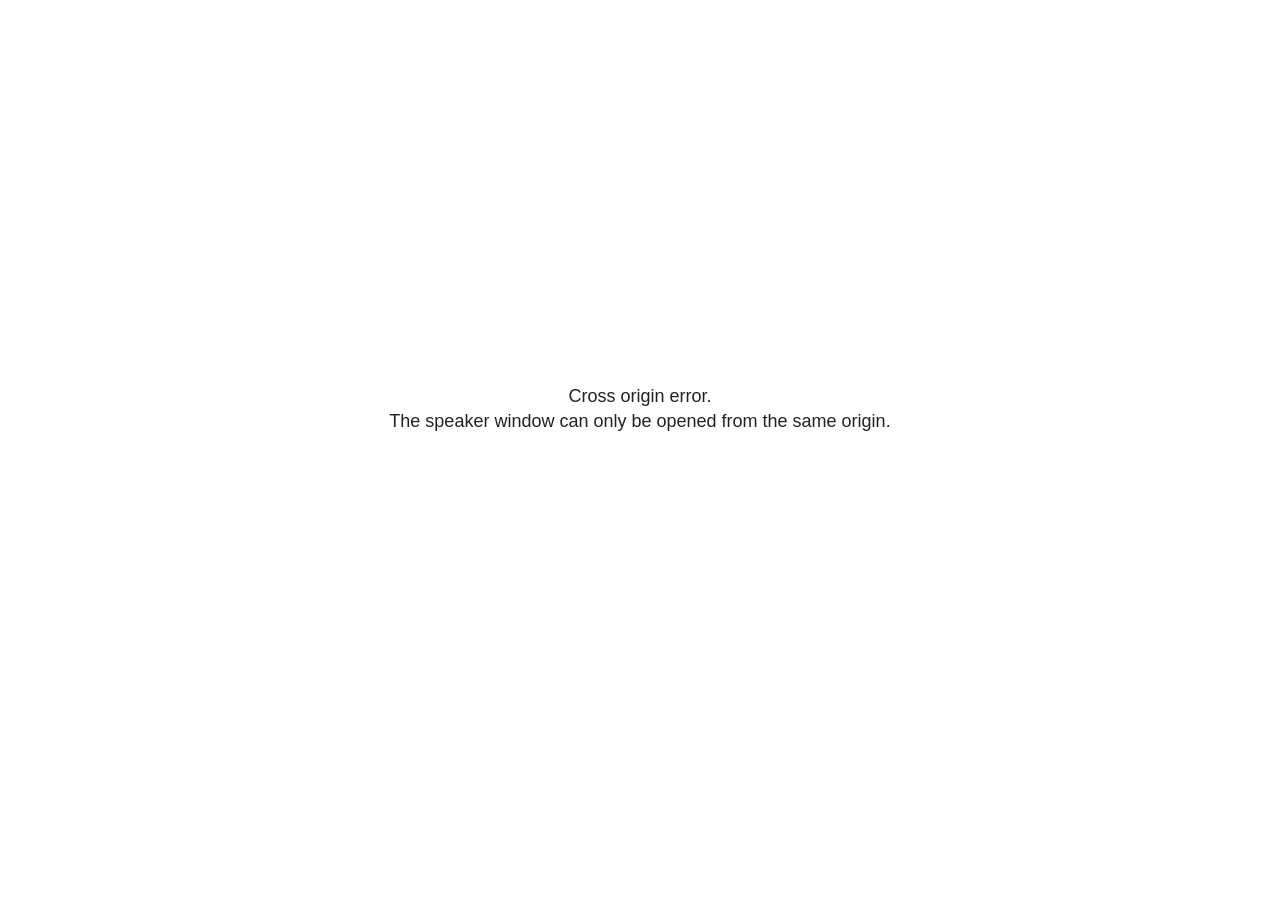
<file: docs/site_libs/revealjs/plugin/notes/speaker-view.html>
<!--
	NOTE: You need to build the notes plugin after making changes to this file.
-->
<html lang="en">
	<head>
		<meta charset="utf-8">

		<title>reveal.js - Speaker View</title>

		<style>
			body {
				font-family: Helvetica;
				font-size: 18px;
			}

			#current-slide,
			#upcoming-slide,
			#speaker-controls {
				padding: 6px;
				box-sizing: border-box;
				-moz-box-sizing: border-box;
			}

			#current-slide iframe,
			#upcoming-slide iframe {
				width: 100%;
				height: 100%;
				border: 1px solid #ddd;
			}

			#current-slide .label,
			#upcoming-slide .label {
				position: absolute;
				top: 10px;
				left: 10px;
				z-index: 2;
			}

			#connection-status {
				position: absolute;
				top: 0;
				left: 0;
				width: 100%;
				height: 100%;
				z-index: 20;
				padding: 30% 20% 20% 20%;
				font-size: 18px;
				color: #222;
				background: #fff;
				text-align: center;
				box-sizing: border-box;
				line-height: 1.4;
			}

			.overlay-element {
				height: 34px;
				line-height: 34px;
				padding: 0 10px;
				text-shadow: none;
				background: rgba( 220, 220, 220, 0.8 );
				color: #222;
				font-size: 14px;
			}

			.overlay-element.interactive:hover {
				background: rgba( 220, 220, 220, 1 );
			}

			#current-slide {
				position: absolute;
				width: 60%;
				height: 100%;
				top: 0;
				left: 0;
				padding-right: 0;
			}

			#upcoming-slide {
				position: absolute;
				width: 40%;
				height: 40%;
				right: 0;
				top: 0;
			}

			/* Speaker controls */
			#speaker-controls {
				position: absolute;
				top: 40%;
				right: 0;
				width: 40%;
				height: 60%;
				overflow: auto;
				font-size: 18px;
			}

				.speaker-controls-time.hidden,
				.speaker-controls-notes.hidden {
					display: none;
				}

				.speaker-controls-time .label,
				.speaker-controls-pace .label,
				.speaker-controls-notes .label {
					text-transform: uppercase;
					font-weight: normal;
					font-size: 0.66em;
					color: #666;
					margin: 0;
				}

				.speaker-controls-time, .speaker-controls-pace {
					border-bottom: 1px solid rgba( 200, 200, 200, 0.5 );
					margin-bottom: 10px;
					padding: 10px 16px;
					padding-bottom: 20px;
					cursor: pointer;
				}

				.speaker-controls-time .reset-button {
					opacity: 0;
					float: right;
					color: #666;
					text-decoration: none;
				}
				.speaker-controls-time:hover .reset-button {
					opacity: 1;
				}

				.speaker-controls-time .timer,
				.speaker-controls-time .clock {
					width: 50%;
				}

				.speaker-controls-time .timer,
				.speaker-controls-time .clock,
				.speaker-controls-time .pacing .hours-value,
				.speaker-controls-time .pacing .minutes-value,
				.speaker-controls-time .pacing .seconds-value {
					font-size: 1.9em;
				}

				.speaker-controls-time .timer {
					float: left;
				}

				.speaker-controls-time .clock {
					float: right;
					text-align: right;
				}

				.speaker-controls-time span.mute {
					opacity: 0.3;
				}

				.speaker-controls-time .pacing-title {
					margin-top: 5px;
				}

				.speaker-controls-time .pacing.ahead {
					color: blue;
				}

				.speaker-controls-time .pacing.on-track {
					color: green;
				}

				.speaker-controls-time .pacing.behind {
					color: red;
				}

				.speaker-controls-notes {
					padding: 10px 16px;
				}

				.speaker-controls-notes .value {
					margin-top: 5px;
					line-height: 1.4;
					font-size: 1.2em;
				}

			/* Layout selector */
			#speaker-layout {
				position: absolute;
				top: 10px;
				right: 10px;
				color: #222;
				z-index: 10;
			}
				#speaker-layout select {
					position: absolute;
					width: 100%;
					height: 100%;
					top: 0;
					left: 0;
					border: 0;
					box-shadow: 0;
					cursor: pointer;
					opacity: 0;

					font-size: 1em;
					background-color: transparent;

					-moz-appearance: none;
					-webkit-appearance: none;
					-webkit-tap-highlight-color: rgba(0, 0, 0, 0);
				}

				#speaker-layout select:focus {
					outline: none;
					box-shadow: none;
				}

			.clear {
				clear: both;
			}

			/* Speaker layout: Wide */
			body[data-speaker-layout="wide"] #current-slide,
			body[data-speaker-layout="wide"] #upcoming-slide {
				width: 50%;
				height: 45%;
				padding: 6px;
			}

			body[data-speaker-layout="wide"] #current-slide {
				top: 0;
				left: 0;
			}

			body[data-speaker-layout="wide"] #upcoming-slide {
				top: 0;
				left: 50%;
			}

			body[data-speaker-layout="wide"] #speaker-controls {
				top: 45%;
				left: 0;
				width: 100%;
				height: 50%;
				font-size: 1.25em;
			}

			/* Speaker layout: Tall */
			body[data-speaker-layout="tall"] #current-slide,
			body[data-speaker-layout="tall"] #upcoming-slide {
				width: 45%;
				height: 50%;
				padding: 6px;
			}

			body[data-speaker-layout="tall"] #current-slide {
				top: 0;
				left: 0;
			}

			body[data-speaker-layout="tall"] #upcoming-slide {
				top: 50%;
				left: 0;
			}

			body[data-speaker-layout="tall"] #speaker-controls {
				padding-top: 40px;
				top: 0;
				left: 45%;
				width: 55%;
				height: 100%;
				font-size: 1.25em;
			}

			/* Speaker layout: Notes only */
			body[data-speaker-layout="notes-only"] #current-slide,
			body[data-speaker-layout="notes-only"] #upcoming-slide {
				display: none;
			}

			body[data-speaker-layout="notes-only"] #speaker-controls {
				padding-top: 40px;
				top: 0;
				left: 0;
				width: 100%;
				height: 100%;
				font-size: 1.25em;
			}

			@media screen and (max-width: 1080px) {
				body[data-speaker-layout="default"] #speaker-controls {
					font-size: 16px;
				}
			}

			@media screen and (max-width: 900px) {
				body[data-speaker-layout="default"] #speaker-controls {
					font-size: 14px;
				}
			}

			@media screen and (max-width: 800px) {
				body[data-speaker-layout="default"] #speaker-controls {
					font-size: 12px;
				}
			}

		</style>
	</head>

	<body>

		<div id="connection-status">Loading speaker view...</div>

		<div id="current-slide"></div>
		<div id="upcoming-slide"><span class="overlay-element label">Upcoming</span></div>
		<div id="speaker-controls">
			<div class="speaker-controls-time">
				<h4 class="label">Time <span class="reset-button">Click to Reset</span></h4>
				<div class="clock">
					<span class="clock-value">0:00 AM</span>
				</div>
				<div class="timer">
					<span class="hours-value">00</span><span class="minutes-value">:00</span><span class="seconds-value">:00</span>
				</div>
				<div class="clear"></div>

				<h4 class="label pacing-title" style="display: none">Pacing – Time to finish current slide</h4>
				<div class="pacing" style="display: none">
					<span class="hours-value">00</span><span class="minutes-value">:00</span><span class="seconds-value">:00</span>
				</div>
			</div>

			<div class="speaker-controls-notes hidden">
				<h4 class="label">Notes</h4>
				<div class="value"></div>
			</div>
		</div>
		<div id="speaker-layout" class="overlay-element interactive">
			<span class="speaker-layout-label"></span>
			<select class="speaker-layout-dropdown"></select>
		</div>

		<script>

			(function() {

				var notes,
					notesValue,
					currentState,
					currentSlide,
					upcomingSlide,
					layoutLabel,
					layoutDropdown,
					pendingCalls = {},
					lastRevealApiCallId = 0,
					connected = false

				var connectionStatus = document.querySelector( '#connection-status' );

				var SPEAKER_LAYOUTS = {
					'default': 'Default',
					'wide': 'Wide',
					'tall': 'Tall',
					'notes-only': 'Notes only'
				};

				setupLayout();

				let openerOrigin;

				try {
					openerOrigin = window.opener.location.origin;
				}
				catch ( error ) { console.warn( error ) }

				// In order to prevent XSS, the speaker view will only run if its
				// opener has the same origin as itself
				if( window.location.origin !== openerOrigin ) {
					connectionStatus.innerHTML = 'Cross origin error.<br>The speaker window can only be opened from the same origin.';
					return;
				}

				var connectionTimeout = setTimeout( function() {
					connectionStatus.innerHTML = 'Error connecting to main window.<br>Please try closing and reopening the speaker view.';
				}, 5000 );

				window.addEventListener( 'message', function( event ) {

					// Validate the origin of all messages to avoid parsing messages
					// that aren't meant for us. Ignore when running off file:// so
					// that the speaker view continues to work without a web server.
					if( window.location.origin !== event.origin && window.location.origin !== 'file://' ) {
						return
					}

					clearTimeout( connectionTimeout );
					connectionStatus.style.display = 'none';

					var data = JSON.parse( event.data );

					// The overview mode is only useful to the reveal.js instance
					// where navigation occurs so we don't sync it
					if( data.state ) delete data.state.overview;

					// Messages sent by the notes plugin inside of the main window
					if( data && data.namespace === 'reveal-notes' ) {
						if( data.type === 'connect' ) {
							handleConnectMessage( data );
						}
						else if( data.type === 'state' ) {
							handleStateMessage( data );
						}
						else if( data.type === 'return' ) {
							pendingCalls[data.callId](data.result);
							delete pendingCalls[data.callId];
						}
					}
					// Messages sent by the reveal.js inside of the current slide preview
					else if( data && data.namespace === 'reveal' ) {
						if( /ready/.test( data.eventName ) ) {
							// Send a message back to notify that the handshake is complete
							window.opener.postMessage( JSON.stringify({ namespace: 'reveal-notes', type: 'connected'} ), '*' );
						}
						else if( /slidechanged|fragmentshown|fragmenthidden|paused|resumed/.test( data.eventName ) && currentState !== JSON.stringify( data.state ) ) {

							dispatchStateToMainWindow( data.state );

						}
					}

				} );

				/**
				 * Updates the presentation in the main window to match the state
				 * of the presentation in the notes window.
				 */
				const dispatchStateToMainWindow = debounce(( state ) => {
					window.opener.postMessage( JSON.stringify({ method: 'setState', args: [ state ]} ), '*' );
				}, 500);

				/**
				 * Asynchronously calls the Reveal.js API of the main frame.
				 */
				function callRevealApi( methodName, methodArguments, callback ) {

					var callId = ++lastRevealApiCallId;
					pendingCalls[callId] = callback;
					window.opener.postMessage( JSON.stringify( {
						namespace: 'reveal-notes',
						type: 'call',
						callId: callId,
						methodName: methodName,
						arguments: methodArguments
					} ), '*' );

				}

				/**
				 * Called when the main window is trying to establish a
				 * connection.
				 */
				function handleConnectMessage( data ) {

					if( connected === false ) {
						connected = true;

						setupIframes( data );
						setupKeyboard();
						setupNotes();
						setupTimer();
						setupHeartbeat();
					}

				}

				/**
				 * Called when the main window sends an updated state.
				 */
				function handleStateMessage( data ) {

					// Store the most recently set state to avoid circular loops
					// applying the same state
					currentState = JSON.stringify( data.state );

					// No need for updating the notes in case of fragment changes
					if ( data.notes ) {
						notes.classList.remove( 'hidden' );
						notesValue.style.whiteSpace = data.whitespace;
						if( data.markdown ) {
							notesValue.innerHTML = marked( data.notes );
						}
						else {
							notesValue.innerHTML = data.notes;
						}
					}
					else {
						notes.classList.add( 'hidden' );
					}

					// Update the note slides
					currentSlide.contentWindow.postMessage( JSON.stringify({ method: 'setState', args: [ data.state ] }), '*' );
					upcomingSlide.contentWindow.postMessage( JSON.stringify({ method: 'setState', args: [ data.state ] }), '*' );
					upcomingSlide.contentWindow.postMessage( JSON.stringify({ method: 'next' }), '*' );

				}

				// Limit to max one state update per X ms
				handleStateMessage = debounce( handleStateMessage, 200 );

				/**
				 * Forward keyboard events to the current slide window.
				 * This enables keyboard events to work even if focus
				 * isn't set on the current slide iframe.
				 *
				 * Block F5 default handling, it reloads and disconnects
				 * the speaker notes window.
				 */
				function setupKeyboard() {

					document.addEventListener( 'keydown', function( event ) {
						if( event.keyCode === 116 || ( event.metaKey && event.keyCode === 82 ) ) {
							event.preventDefault();
							return false;
						}
						currentSlide.contentWindow.postMessage( JSON.stringify({ method: 'triggerKey', args: [ event.keyCode ] }), '*' );
					} );

				}

				/**
				 * Creates the preview iframes.
				 */
				function setupIframes( data ) {

					var params = [
						'receiver',
						'progress=false',
						'history=false',
						'transition=none',
						'autoSlide=0',
						'backgroundTransition=none'
					].join( '&' );

					var urlSeparator = /\?/.test(data.url) ? '&' : '?';
					var hash = '#/' + data.state.indexh + '/' + data.state.indexv;
					var currentURL = data.url + urlSeparator + params + '&scrollActivationWidth=false&postMessageEvents=true' + hash;
					var upcomingURL = data.url + urlSeparator + params + '&scrollActivationWidth=false&controls=false' + hash;

					currentSlide = document.createElement( 'iframe' );
					currentSlide.setAttribute( 'width', 1280 );
					currentSlide.setAttribute( 'height', 1024 );
					currentSlide.setAttribute( 'src', currentURL );
					document.querySelector( '#current-slide' ).appendChild( currentSlide );

					upcomingSlide = document.createElement( 'iframe' );
					upcomingSlide.setAttribute( 'width', 640 );
					upcomingSlide.setAttribute( 'height', 512 );
					upcomingSlide.setAttribute( 'src', upcomingURL );
					document.querySelector( '#upcoming-slide' ).appendChild( upcomingSlide );

				}

				/**
				 * Setup the notes UI.
				 */
				function setupNotes() {

					notes = document.querySelector( '.speaker-controls-notes' );
					notesValue = document.querySelector( '.speaker-controls-notes .value' );

				}

				/**
				 * We send out a heartbeat at all times to ensure we can
				 * reconnect with the main presentation window after reloads.
				 */
				function setupHeartbeat() {

					setInterval( () => {
						window.opener.postMessage( JSON.stringify({ namespace: 'reveal-notes', type: 'heartbeat'} ), '*' );
					}, 1000 );

				}

				function getTimings( callback ) {

					callRevealApi( 'getSlidesAttributes', [], function ( slideAttributes ) {
						callRevealApi( 'getConfig', [], function ( config ) {
							var totalTime = config.totalTime;
							var minTimePerSlide = config.minimumTimePerSlide || 0;
							var defaultTiming = config.defaultTiming;
							if ((defaultTiming == null) && (totalTime == null)) {
								callback(null);
								return;
							}
							// Setting totalTime overrides defaultTiming
							if (totalTime) {
								defaultTiming = 0;
							}
							var timings = [];
							for ( var i in slideAttributes ) {
								var slide = slideAttributes[ i ];
								var timing = defaultTiming;
								if( slide.hasOwnProperty( 'data-timing' )) {
									var t = slide[ 'data-timing' ];
									timing = parseInt(t);
									if( isNaN(timing) ) {
										console.warn("Could not parse timing '" + t + "' of slide " + i + "; using default of " + defaultTiming);
										timing = defaultTiming;
									}
								}
								timings.push(timing);
							}
							if ( totalTime ) {
								// After we've allocated time to individual slides, we summarize it and
								// subtract it from the total time
								var remainingTime = totalTime - timings.reduce( function(a, b) { return a + b; }, 0 );
								// The remaining time is divided by the number of slides that have 0 seconds
								// allocated at the moment, giving the average time-per-slide on the remaining slides
								var remainingSlides = (timings.filter( function(x) { return x == 0 }) ).length
								var timePerSlide = Math.round( remainingTime / remainingSlides, 0 )
								// And now we replace every zero-value timing with that average
								timings = timings.map( function(x) { return (x==0 ? timePerSlide : x) } );
							}
							var slidesUnderMinimum = timings.filter( function(x) { return (x < minTimePerSlide) } ).length
							if ( slidesUnderMinimum ) {
								message = "The pacing time for " + slidesUnderMinimum + " slide(s) is under the configured minimum of " + minTimePerSlide + " seconds. Check the data-timing attribute on individual slides, or consider increasing the totalTime or minimumTimePerSlide configuration options (or removing some slides).";
								alert(message);
							}
							callback( timings );
						} );
					} );

				}

				/**
				 * Return the number of seconds allocated for presenting
				 * all slides up to and including this one.
				 */
				function getTimeAllocated( timings, callback ) {

					callRevealApi( 'getSlidePastCount', [], function ( currentSlide ) {
						var allocated = 0;
						for (var i in timings.slice(0, currentSlide + 1)) {
							allocated += timings[i];
						}
						callback( allocated );
					} );

				}

				/**
				 * Create the timer and clock and start updating them
				 * at an interval.
				 */
				function setupTimer() {

					var start = new Date(),
					timeEl = document.querySelector( '.speaker-controls-time' ),
					clockEl = timeEl.querySelector( '.clock-value' ),
					hoursEl = timeEl.querySelector( '.hours-value' ),
					minutesEl = timeEl.querySelector( '.minutes-value' ),
					secondsEl = timeEl.querySelector( '.seconds-value' ),
					pacingTitleEl = timeEl.querySelector( '.pacing-title' ),
					pacingEl = timeEl.querySelector( '.pacing' ),
					pacingHoursEl = pacingEl.querySelector( '.hours-value' ),
					pacingMinutesEl = pacingEl.querySelector( '.minutes-value' ),
					pacingSecondsEl = pacingEl.querySelector( '.seconds-value' );

					var timings = null;
					getTimings( function ( _timings ) {

						timings = _timings;
						if (_timings !== null) {
							pacingTitleEl.style.removeProperty('display');
							pacingEl.style.removeProperty('display');
						}

						// Update once directly
						_updateTimer();

						// Then update every second
						setInterval( _updateTimer, 1000 );

					} );


					function _resetTimer() {

						if (timings == null) {
							start = new Date();
							_updateTimer();
						}
						else {
							// Reset timer to beginning of current slide
							getTimeAllocated( timings, function ( slideEndTimingSeconds ) {
								var slideEndTiming = slideEndTimingSeconds * 1000;
								callRevealApi( 'getSlidePastCount', [], function ( currentSlide ) {
									var currentSlideTiming = timings[currentSlide] * 1000;
									var previousSlidesTiming = slideEndTiming - currentSlideTiming;
									var now = new Date();
									start = new Date(now.getTime() - previousSlidesTiming);
									_updateTimer();
								} );
							} );
						}

					}

					timeEl.addEventListener( 'click', function() {
						_resetTimer();
						return false;
					} );

					function _displayTime( hrEl, minEl, secEl, time) {

						var sign = Math.sign(time) == -1 ? "-" : "";
						time = Math.abs(Math.round(time / 1000));
						var seconds = time % 60;
						var minutes = Math.floor( time / 60 ) % 60 ;
						var hours = Math.floor( time / ( 60 * 60 )) ;
						hrEl.innerHTML = sign + zeroPadInteger( hours );
						if (hours == 0) {
							hrEl.classList.add( 'mute' );
						}
						else {
							hrEl.classList.remove( 'mute' );
						}
						minEl.innerHTML = ':' + zeroPadInteger( minutes );
						if (hours == 0 && minutes == 0) {
							minEl.classList.add( 'mute' );
						}
						else {
							minEl.classList.remove( 'mute' );
						}
						secEl.innerHTML = ':' + zeroPadInteger( seconds );
					}

					function _updateTimer() {

						var diff, hours, minutes, seconds,
						now = new Date();

						diff = now.getTime() - start.getTime();

						clockEl.innerHTML = now.toLocaleTimeString( 'en-US', { hour12: true, hour: '2-digit', minute:'2-digit' } );
						_displayTime( hoursEl, minutesEl, secondsEl, diff );
						if (timings !== null) {
							_updatePacing(diff);
						}

					}

					function _updatePacing(diff) {

						getTimeAllocated( timings, function ( slideEndTimingSeconds ) {
							var slideEndTiming = slideEndTimingSeconds * 1000;

							callRevealApi( 'getSlidePastCount', [], function ( currentSlide ) {
								var currentSlideTiming = timings[currentSlide] * 1000;
								var timeLeftCurrentSlide = slideEndTiming - diff;
								if (timeLeftCurrentSlide < 0) {
									pacingEl.className = 'pacing behind';
								}
								else if (timeLeftCurrentSlide < currentSlideTiming) {
									pacingEl.className = 'pacing on-track';
								}
								else {
									pacingEl.className = 'pacing ahead';
								}
								_displayTime( pacingHoursEl, pacingMinutesEl, pacingSecondsEl, timeLeftCurrentSlide );
							} );
						} );
					}

				}

				/**
				 * Sets up the speaker view layout and layout selector.
				 */
				function setupLayout() {

					layoutDropdown = document.querySelector( '.speaker-layout-dropdown' );
					layoutLabel = document.querySelector( '.speaker-layout-label' );

					// Render the list of available layouts
					for( var id in SPEAKER_LAYOUTS ) {
						var option = document.createElement( 'option' );
						option.setAttribute( 'value', id );
						option.textContent = SPEAKER_LAYOUTS[ id ];
						layoutDropdown.appendChild( option );
					}

					// Monitor the dropdown for changes
					layoutDropdown.addEventListener( 'change', function( event ) {

						setLayout( layoutDropdown.value );

					}, false );

					// Restore any currently persisted layout
					setLayout( getLayout() );

				}

				/**
				 * Sets a new speaker view layout. The layout is persisted
				 * in local storage.
				 */
				function setLayout( value ) {

					var title = SPEAKER_LAYOUTS[ value ];

					layoutLabel.innerHTML = 'Layout' + ( title ? ( ': ' + title ) : '' );
					layoutDropdown.value = value;

					document.body.setAttribute( 'data-speaker-layout', value );

					// Persist locally
					if( supportsLocalStorage() ) {
						window.localStorage.setItem( 'reveal-speaker-layout', value );
					}

				}

				/**
				 * Returns the ID of the most recently set speaker layout
				 * or our default layout if none has been set.
				 */
				function getLayout() {

					if( supportsLocalStorage() ) {
						var layout = window.localStorage.getItem( 'reveal-speaker-layout' );
						if( layout ) {
							return layout;
						}
					}

					// Default to the first record in the layouts hash
					for( var id in SPEAKER_LAYOUTS ) {
						return id;
					}

				}

				function supportsLocalStorage() {

					try {
						localStorage.setItem('test', 'test');
						localStorage.removeItem('test');
						return true;
					}
					catch( e ) {
						return false;
					}

				}

				function zeroPadInteger( num ) {

					var str = '00' + parseInt( num );
					return str.substring( str.length - 2 );

				}

				/**
				 * Limits the frequency at which a function can be called.
				 */
				function debounce( fn, ms ) {

					var lastTime = 0,
						timeout;

					return function() {

						var args = arguments;
						var context = this;

						clearTimeout( timeout );

						var timeSinceLastCall = Date.now() - lastTime;
						if( timeSinceLastCall > ms ) {
							fn.apply( context, args );
							lastTime = Date.now();
						}
						else {
							timeout = setTimeout( function() {
								fn.apply( context, args );
								lastTime = Date.now();
							}, ms - timeSinceLastCall );
						}

					}

				}

			})();

		</script>
	</body>
</html>
</file>
<file: docs/site_libs/quarto-html/tippy.css>
.tippy-box[data-animation=fade][data-state=hidden]{opacity:0}[data-tippy-root]{max-width:calc(100vw - 10px)}.tippy-box{position:relative;background-color:#333;color:#fff;border-radius:4px;font-size:14px;line-height:1.4;white-space:normal;outline:0;transition-property:transform,visibility,opacity}.tippy-box[data-placement^=top]>.tippy-arrow{bottom:0}.tippy-box[data-placement^=top]>.tippy-arrow:before{bottom:-7px;left:0;border-width:8px 8px 0;border-top-color:initial;transform-origin:center top}.tippy-box[data-placement^=bottom]>.tippy-arrow{top:0}.tippy-box[data-placement^=bottom]>.tippy-arrow:before{top:-7px;left:0;border-width:0 8px 8px;border-bottom-color:initial;transform-origin:center bottom}.tippy-box[data-placement^=left]>.tippy-arrow{right:0}.tippy-box[data-placement^=left]>.tippy-arrow:before{border-width:8px 0 8px 8px;border-left-color:initial;right:-7px;transform-origin:center left}.tippy-box[data-placement^=right]>.tippy-arrow{left:0}.tippy-box[data-placement^=right]>.tippy-arrow:before{left:-7px;border-width:8px 8px 8px 0;border-right-color:initial;transform-origin:center right}.tippy-box[data-inertia][data-state=visible]{transition-timing-function:cubic-bezier(.54,1.5,.38,1.11)}.tippy-arrow{width:16px;height:16px;color:#333}.tippy-arrow:before{content:"";position:absolute;border-color:transparent;border-style:solid}.tippy-content{position:relative;padding:5px 9px;z-index:1}
</file>
<file: docs/site_libs/quarto-html/quarto-syntax-highlighting-15634bcf2e68342d4ad2dfa704d543f6.css>
/* quarto syntax highlight colors */
:root {
  --quarto-hl-ot-color: #003B4F;
  --quarto-hl-at-color: #657422;
  --quarto-hl-ss-color: #20794D;
  --quarto-hl-an-color: #5E5E5E;
  --quarto-hl-fu-color: #4758AB;
  --quarto-hl-st-color: #20794D;
  --quarto-hl-cf-color: #003B4F;
  --quarto-hl-op-color: #5E5E5E;
  --quarto-hl-er-color: #AD0000;
  --quarto-hl-bn-color: #AD0000;
  --quarto-hl-al-color: #AD0000;
  --quarto-hl-va-color: #111111;
  --quarto-hl-bu-color: inherit;
  --quarto-hl-ex-color: inherit;
  --quarto-hl-pp-color: #AD0000;
  --quarto-hl-in-color: #5E5E5E;
  --quarto-hl-vs-color: #20794D;
  --quarto-hl-wa-color: #5E5E5E;
  --quarto-hl-do-color: #5E5E5E;
  --quarto-hl-im-color: #00769E;
  --quarto-hl-ch-color: #20794D;
  --quarto-hl-dt-color: #AD0000;
  --quarto-hl-fl-color: #AD0000;
  --quarto-hl-co-color: #5E5E5E;
  --quarto-hl-cv-color: #5E5E5E;
  --quarto-hl-cn-color: #8f5902;
  --quarto-hl-sc-color: #5E5E5E;
  --quarto-hl-dv-color: #AD0000;
  --quarto-hl-kw-color: #003B4F;
}

/* other quarto variables */
:root {
  --quarto-font-monospace: SFMono-Regular, Menlo, Monaco, Consolas, "Liberation Mono", "Courier New", monospace;
}

/* syntax highlight based on Pandoc's rules */
pre > code.sourceCode > span {
  color: #003B4F;
}

code.sourceCode > span {
  color: #003B4F;
}

div.sourceCode,
div.sourceCode pre.sourceCode {
  color: #003B4F;
}

/* Normal */
code span {
  color: #003B4F;
}

/* Alert */
code span.al {
  color: #AD0000;
  font-style: inherit;
}

/* Annotation */
code span.an {
  color: #5E5E5E;
  font-style: inherit;
}

/* Attribute */
code span.at {
  color: #657422;
  font-style: inherit;
}

/* BaseN */
code span.bn {
  color: #AD0000;
  font-style: inherit;
}

/* BuiltIn */
code span.bu {
  font-style: inherit;
}

/* ControlFlow */
code span.cf {
  color: #003B4F;
  font-weight: bold;
  font-style: inherit;
}

/* Char */
code span.ch {
  color: #20794D;
  font-style: inherit;
}

/* Constant */
code span.cn {
  color: #8f5902;
  font-style: inherit;
}

/* Comment */
code span.co {
  color: #5E5E5E;
  font-style: inherit;
}

/* CommentVar */
code span.cv {
  color: #5E5E5E;
  font-style: italic;
}

/* Documentation */
code span.do {
  color: #5E5E5E;
  font-style: italic;
}

/* DataType */
code span.dt {
  color: #AD0000;
  font-style: inherit;
}

/* DecVal */
code span.dv {
  color: #AD0000;
  font-style: inherit;
}

/* Error */
code span.er {
  color: #AD0000;
  font-style: inherit;
}

/* Extension */
code span.ex {
  font-style: inherit;
}

/* Float */
code span.fl {
  color: #AD0000;
  font-style: inherit;
}

/* Function */
code span.fu {
  color: #4758AB;
  font-style: inherit;
}

/* Import */
code span.im {
  color: #00769E;
  font-style: inherit;
}

/* Information */
code span.in {
  color: #5E5E5E;
  font-style: inherit;
}

/* Keyword */
code span.kw {
  color: #003B4F;
  font-weight: bold;
  font-style: inherit;
}

/* Operator */
code span.op {
  color: #5E5E5E;
  font-style: inherit;
}

/* Other */
code span.ot {
  color: #003B4F;
  font-style: inherit;
}

/* Preprocessor */
code span.pp {
  color: #AD0000;
  font-style: inherit;
}

/* SpecialChar */
code span.sc {
  color: #5E5E5E;
  font-style: inherit;
}

/* SpecialString */
code span.ss {
  color: #20794D;
  font-style: inherit;
}

/* String */
code span.st {
  color: #20794D;
  font-style: inherit;
}

/* Variable */
code span.va {
  color: #111111;
  font-style: inherit;
}

/* VerbatimString */
code span.vs {
  color: #20794D;
  font-style: inherit;
}

/* Warning */
code span.wa {
  color: #5E5E5E;
  font-style: italic;
}

.prevent-inlining {
  content: "</";
}

/*# sourceMappingURL=f23921c56f73e400b49028c9186a1aa0.css.map */
</file>
<file: docs/styles.css>
@import url('https://fonts.googleapis.com/css2?family=IBM+Plex+Sans:wght@400;500;600;700&display=swap');

:root {
  --main-navy: #1f2937;
  --accent-blue: #2563eb;
  --soft-blue: #eff6ff;
  --light-gray: #f8fafc;
  --mid-gray: #64748b;
  --border-gray: #e2e8f0;
}

body {
  font-family: "IBM Plex Sans", system-ui, -apple-system, BlinkMacSystemFont, "Segoe UI", sans-serif;
  color: var(--main-navy);
  background-color: #ffffff;
  line-height: 1.65;
}

.navbar {
  background-color: #ffffff;
  border-bottom: 1px solid var(--border-gray);
  box-shadow: 0 2px 10px rgba(15, 23, 42, 0.04);
}

.navbar-title {
  font-weight: 700;
  letter-spacing: 0.02em;
  color: var(--main-navy);
}

.navbar-nav .nav-link {
  font-weight: 500;
  color: var(--main-navy);
}

.navbar-nav .nav-link:hover {
  color: var(--accent-blue);
}

h1, h2, h3 {
  font-weight: 700;
  color: var(--main-navy);
  letter-spacing: -0.02em;
}

h1 {
  font-size: 2.35rem;
  border-bottom: 3px solid var(--accent-blue);
  padding-bottom: 0.35rem;
  margin-bottom: 1.5rem;
}

h2 {
  margin-top: 2.2rem;
  padding-top: 0.5rem;
  border-top: 1px solid var(--border-gray);
}

h3 {
  margin-top: 1.6rem;
  color: #334155;
}

p {
  font-size: 1.03rem;
}

a {
  color: var(--accent-blue);
  text-decoration: none;
}

a:hover {
  text-decoration: underline;
}

ul li, ol li {
  margin-bottom: 0.35rem;
}

table {
  width: 100%;
  border-collapse: collapse;
  margin: 1.25rem 0;
  font-size: 0.96rem;
}

thead {
  background-color: var(--soft-blue);
}

th {
  font-weight: 700;
  color: var(--main-navy);
}

td, th {
  border: 1px solid var(--border-gray);
  padding: 0.65rem;
}

img {
  max-width: 100%;
  border: 1px solid var(--border-gray);
  border-radius: 10px;
  box-shadow: 0 4px 18px rgba(15, 23, 42, 0.08);
  margin: 1rem 0;
}

.btn-primary {
  background-color: var(--accent-blue);
  border-color: var(--accent-blue);
  border-radius: 8px;
  font-weight: 600;
  padding: 0.65rem 1rem;
}

.btn-primary:hover {
  background-color: #1d4ed8;
  border-color: #1d4ed8;
  text-decoration: none;
}

.quarto-title-block .quarto-title-banner {
  background-color: var(--light-gray);
  color: var(--main-navy);
}

.quarto-title-meta {
  color: var(--mid-gray);
}

.callout {
  border-radius: 10px;
}

.panel-tabset {
  border-radius: 10px;
}

.sourceCode {
  border-radius: 8px;
}

.figure-caption, figcaption {
  color: var(--mid-gray);
  font-size: 0.9rem;
}
</file>
